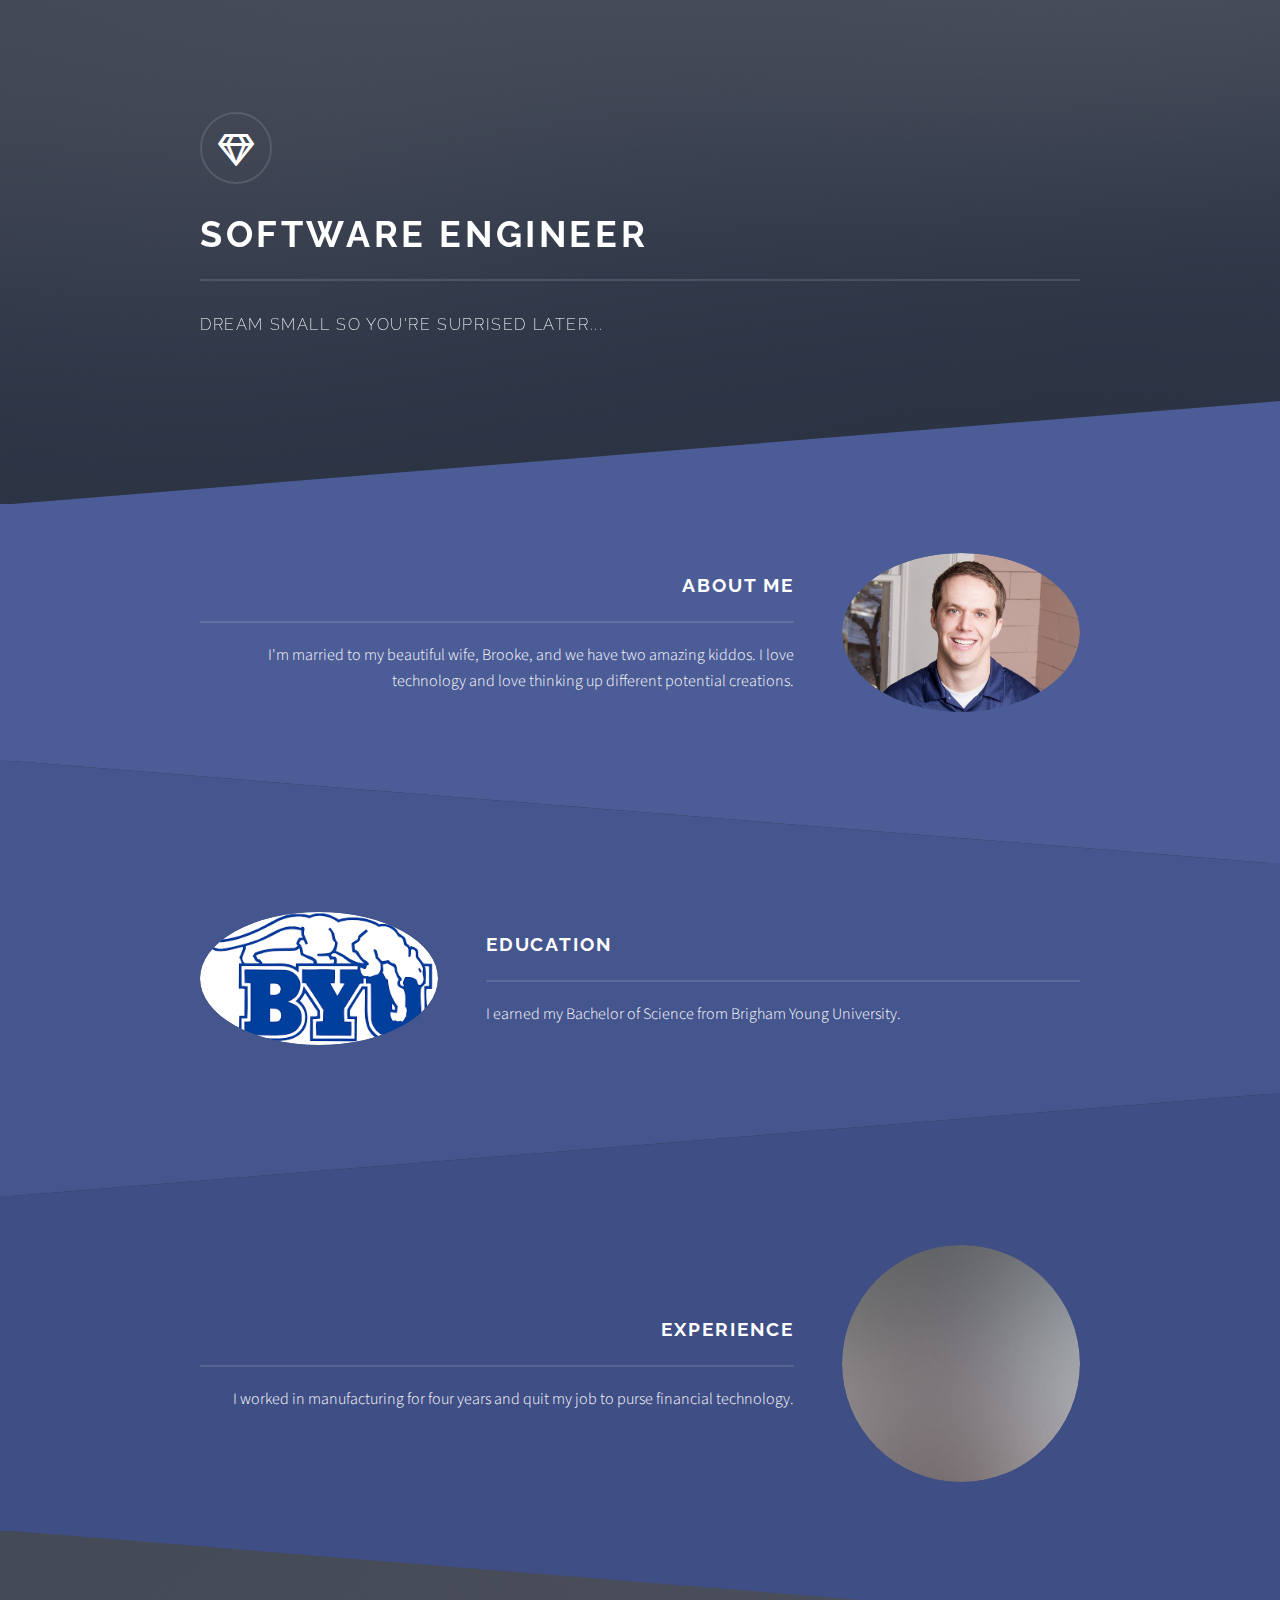
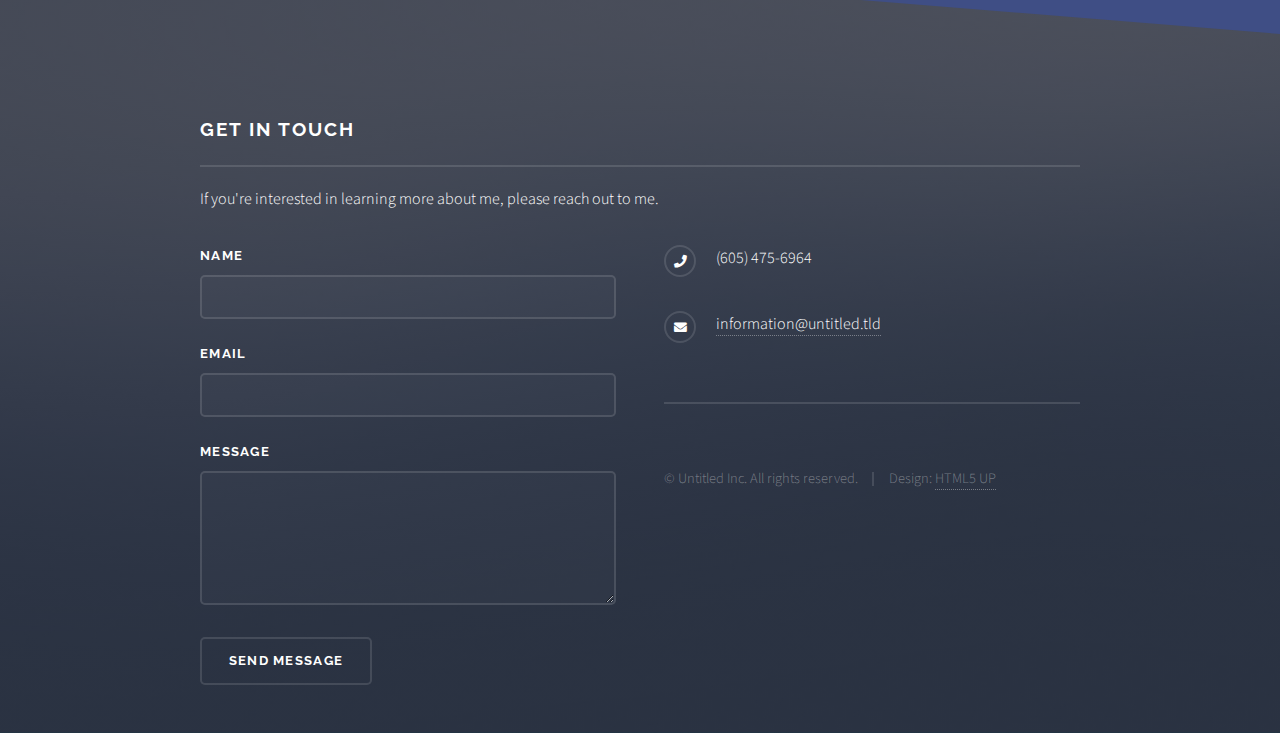
<file: index.html>
<!DOCTYPE HTML>
<!--
	Solid State by HTML5 UP
	html5up.net | @ajlkn
	Free for personal and commercial use under the CCA 3.0 license (html5up.net/license)
-->
<html>
	<head>
		<title>Skyler Trent</title>
		<meta charset="utf-8" />
		<meta name="viewport" content="width=device-width, initial-scale=1, user-scalable=no" />
		<link rel="stylesheet" href="assets/css/main.css" />
		<noscript><link rel="stylesheet" href="assets/css/noscript.css" /></noscript>
	</head>
	<body class="is-preload">

		<!-- Page Wrapper -->
			<div id="page-wrapper">

				<!-- Header -->
					<header id="header" class="alt">
						<h1><a href="index.html">Skyler Trent</a></h1>
						<!-- <nav>
							<a href="#menu">Menu</a>
						</nav> -->
					</header>

				<!-- Menu
					<nav id="menu">
						<div class="inner">
							<h2>Menu</h2>
							<ul class="links">
								<li><a href="index.html">Home</a></li>
								<li><a href="generic.html">Generic</a></li>
								<li><a href="elements.html">Elements</a></li>
								<li><a href="#">Contact Me</a></li>
							</ul>
							<a href="#" class="close">Close</a>
						</div>
					</nav> -->

				<!-- Banner -->
					<section id="banner">
						<div class="inner">
							<div class="logo"><span class="icon fa-gem"></span></div>
							<h2>Software Engineer</h2>
							<p>Dream small so you're suprised later...</p>
						</div>
					</section>

				<!-- Wrapper -->
					<section id="wrapper">

						<!-- One -->
							<section id="one" class="wrapper spotlight style1">
								<div class="inner">
									<a href="#" class="image"><img src="prof pic.jpg" alt="" /></a>
									<div class="content">
										<h2 class="major">About Me</h2>
										<p>I'm married to my beautiful wife, Brooke, and we have two amazing kiddos. I love technology and love thinking up different potential creations. </p>
										<!-- <a href="#" class="special">Learn more</a> -->
									</div>
								</div>
							</section>

						<!-- Two -->
							<section id="two" class="wrapper alt spotlight style2">
								<div class="inner">
									<a href="#" class="image"><img src="[data-uri]" alt="" /></a>
									<div class="content">
										<h2 class="major">Education</h2>
										<p>I earned my Bachelor of Science from Brigham Young University. </p>
										<!-- <a href="#" class="special">Learn more</a> -->
									</div>
								</div>
							</section>

						<!-- Three -->
							<section id="three" class="wrapper spotlight style3">
								<div class="inner">
									<a href="#" class="image"><img src="images/pic03.jpg" alt="" /></a>
									<div class="content">
										<h2 class="major">Experience</h2>
										<p>I worked in manufacturing for four years and quit my job to purse financial technology. </p>
										<!-- <a href="#"  class="special">Learn more</a> -->
									</div>
								</div>
							</section>

						<!-- Four -->
							<!-- <section id="four" class="wrapper alt style1">
								<div class="inner">
									<h2 class="major">Vitae phasellus</h2>
									<p>Cras mattis ante fermentum, malesuada neque vitae, eleifend erat. Phasellus non pulvinar erat. Fusce tincidunt, nisl eget mattis egestas, purus ipsum consequat orci, sit amet lobortis lorem lacus in tellus. Sed ac elementum arcu. Quisque placerat auctor laoreet.</p>
									<section class="features">
										<article>
											<a href="#" class="image"><img src="images/pic04.jpg" alt="" /></a>
											<h3 class="major">Sed feugiat lorem</h3>
											<p>Lorem ipsum dolor sit amet, consectetur adipiscing vehicula id nulla dignissim dapibus ultrices.</p>
											<a href="#" class="special">Learn more</a>
										</article>
										<article>
											<a href="#" class="image"><img src="images/pic05.jpg" alt="" /></a>
											<h3 class="major">Nisl placerat</h3>
											<p>Lorem ipsum dolor sit amet, consectetur adipiscing vehicula id nulla dignissim dapibus ultrices.</p>
											<a href="#" class="special">Learn more</a>
										</article>
										<article>
											<a href="#" class="image"><img src="images/pic06.jpg" alt="" /></a>
											<h3 class="major">Ante fermentum</h3>
											<p>Lorem ipsum dolor sit amet, consectetur adipiscing vehicula id nulla dignissim dapibus ultrices.</p>
											<a href="#" class="special">Learn more</a>
										</article>
										<article>
											<a href="#" class="image"><img src="images/pic07.jpg" alt="" /></a>
											<h3 class="major">Fusce consequat</h3>
											<p>Lorem ipsum dolor sit amet, consectetur adipiscing vehicula id nulla dignissim dapibus ultrices.</p>
											<a href="#" class="special">Learn more</a>
										</article>
									</section>
									<ul class="actions">
										<li><a href="#" class="button">Browse All</a></li>
									</ul>
								</div>
							</section>

					</section> -->

				<!-- Footer -->
					<section id="footer">
						<div class="inner">
							<h2 class="major">Get in Touch </h2>
							<p>If you're interested in learning more about me, please reach out to me.</p>
							<form method="post" action="#">
								<div class="fields">
									<div class="field">
										<label for="name">Name</label>
										<input type="text" name="name" id="name" />
									</div>
									<div class="field">
										<label for="email">Email</label>
										<input type="email" name="email" id="email" />
									</div>
									<div class="field">
										<label for="message">Message</label>
										<textarea name="message" id="message" rows="4"></textarea>
									</div>
								</div>
								<ul class="actions">
									<li><input type="submit" value="Send Message" /></li>
								</ul>
							</form>
							<ul class="contact">
								<!-- <li class="icon solid fa-home">
									Untitled Inc<br />
									1234 Somewhere Road Suite #2894<br />
									Nashville, TN 00000-0000
								</li> -->
								<li class="icon solid fa-phone">(605) 475-6964</li>
								<li class="icon solid fa-envelope"><a href="#">information@untitled.tld</a></li>
								<!-- <li class="icon brands fa-twitter"><a href="#">twitter.com/untitled-tld</a></li>
								<li class="icon brands fa-facebook-f"><a href="#">facebook.com/untitled-tld</a></li>
								<li class="icon brands fa-instagram"><a href="#">instagram.com/untitled-tld</a></li>
							</ul> -->
							<ul class="copyright">
								<li>&copy; Untitled Inc. All rights reserved.</li><li>Design: <a href="http://html5up.net">HTML5 UP</a></li>
							</ul>
						</div>
					</section>

			</div>

		<!-- Scripts -->
			<script src="assets/js/jquery.min.js"></script>
			<script src="assets/js/jquery.scrollex.min.js"></script>
			<script src="assets/js/browser.min.js"></script>
			<script src="assets/js/breakpoints.min.js"></script>
			<script src="assets/js/util.js"></script>
			<script src="assets/js/main.js"></script>

	</body>
</html>
</file>
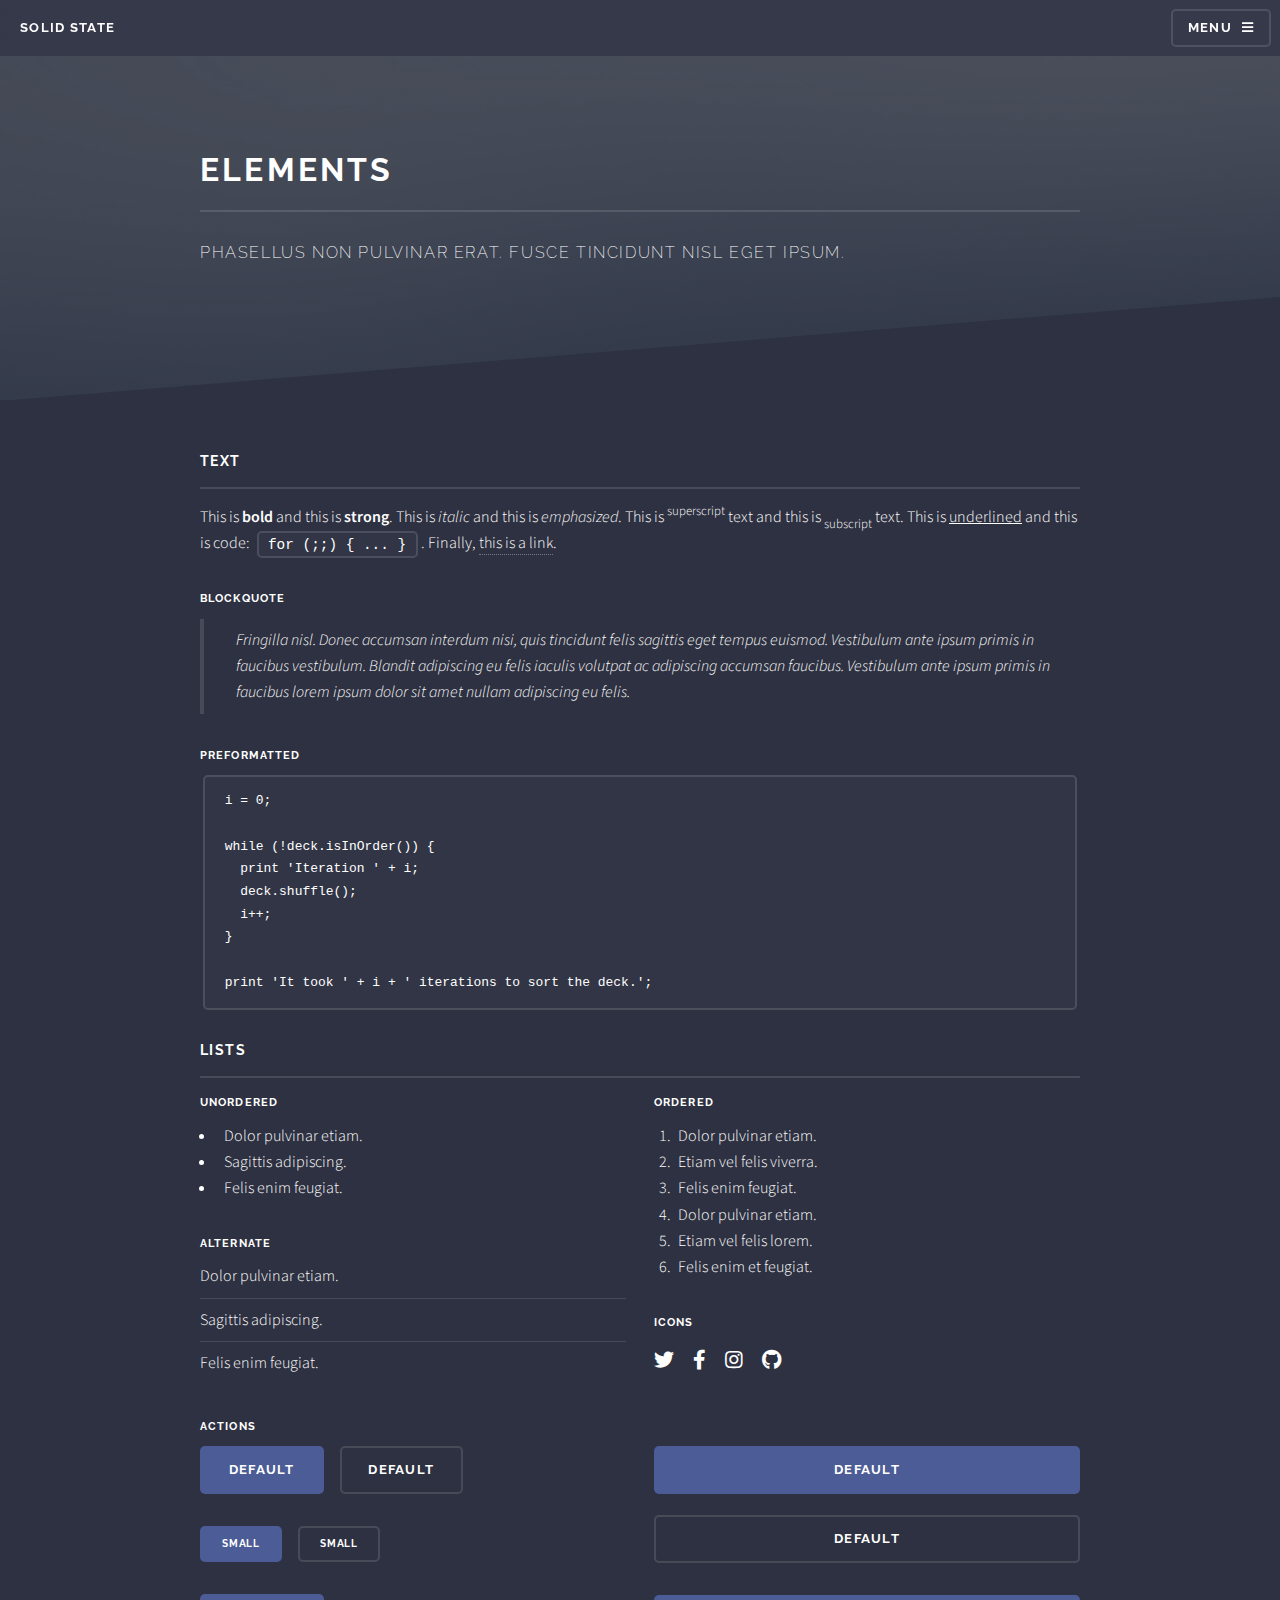
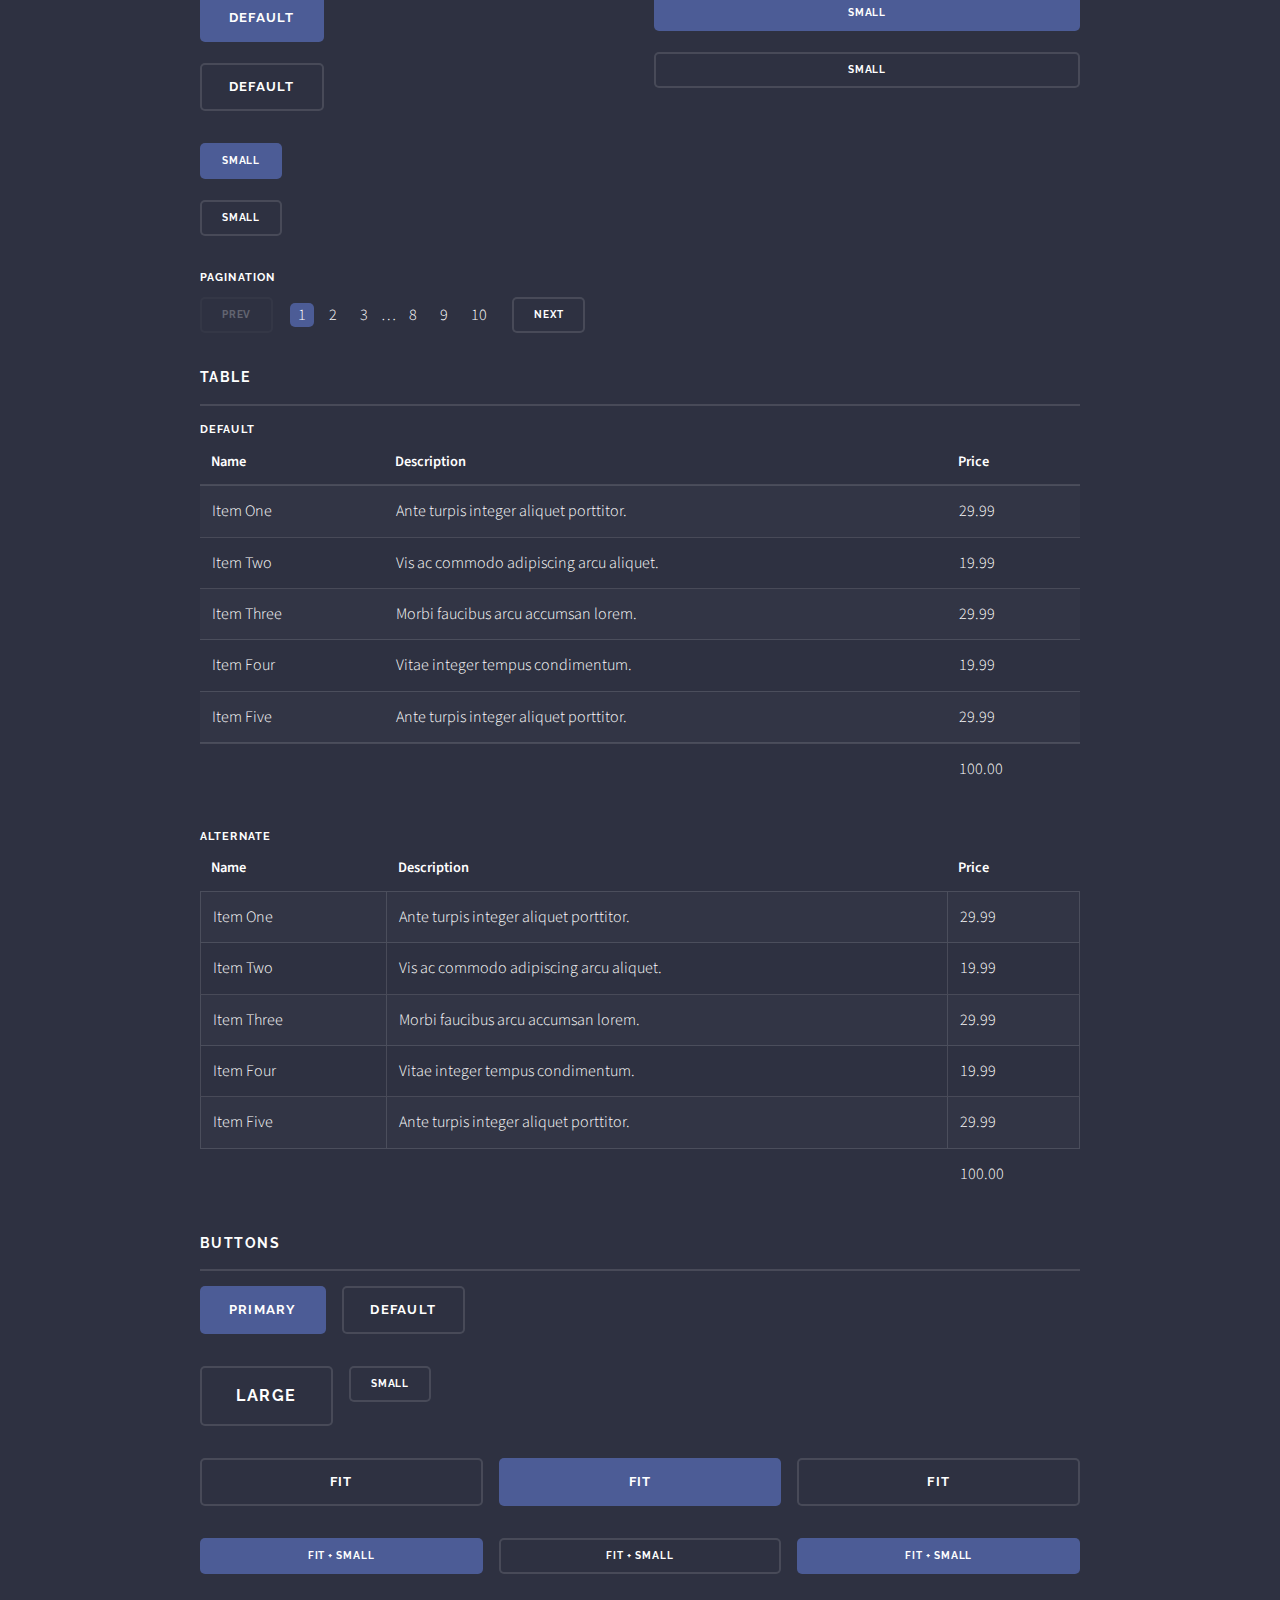
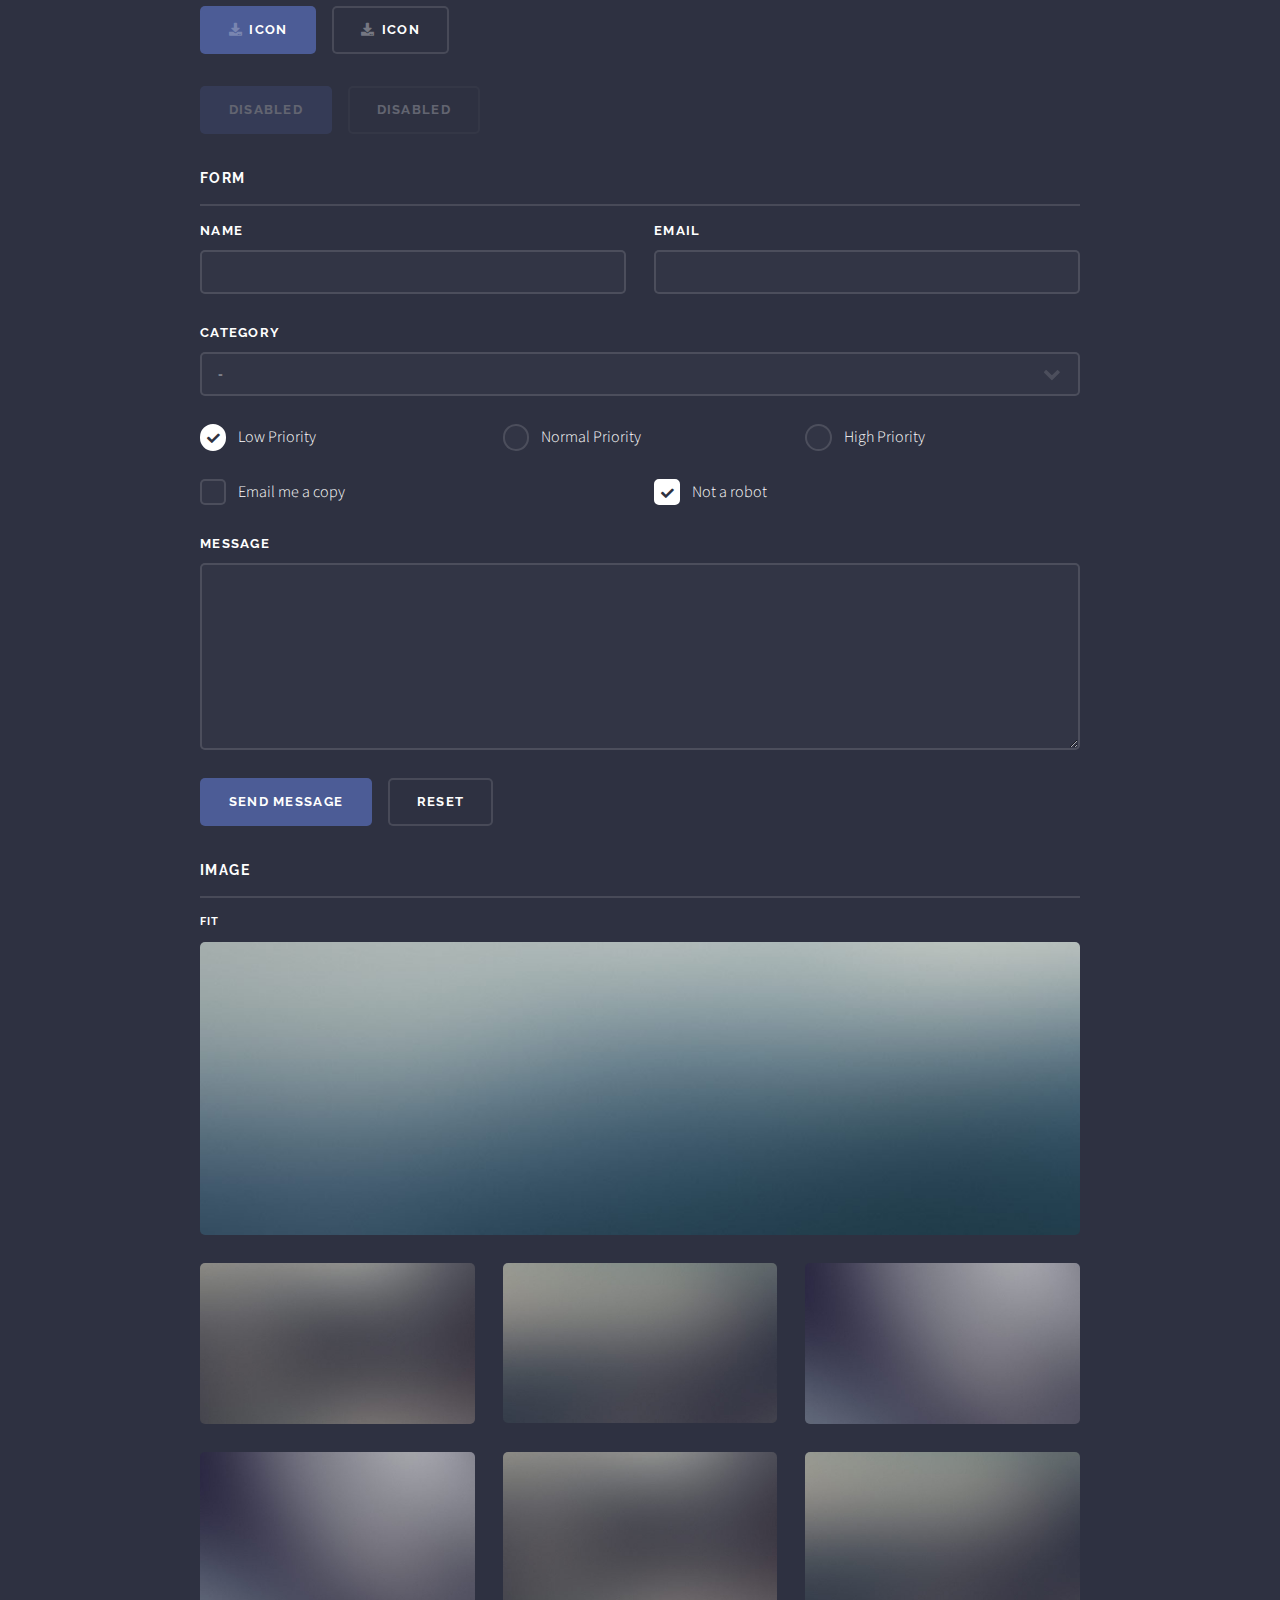
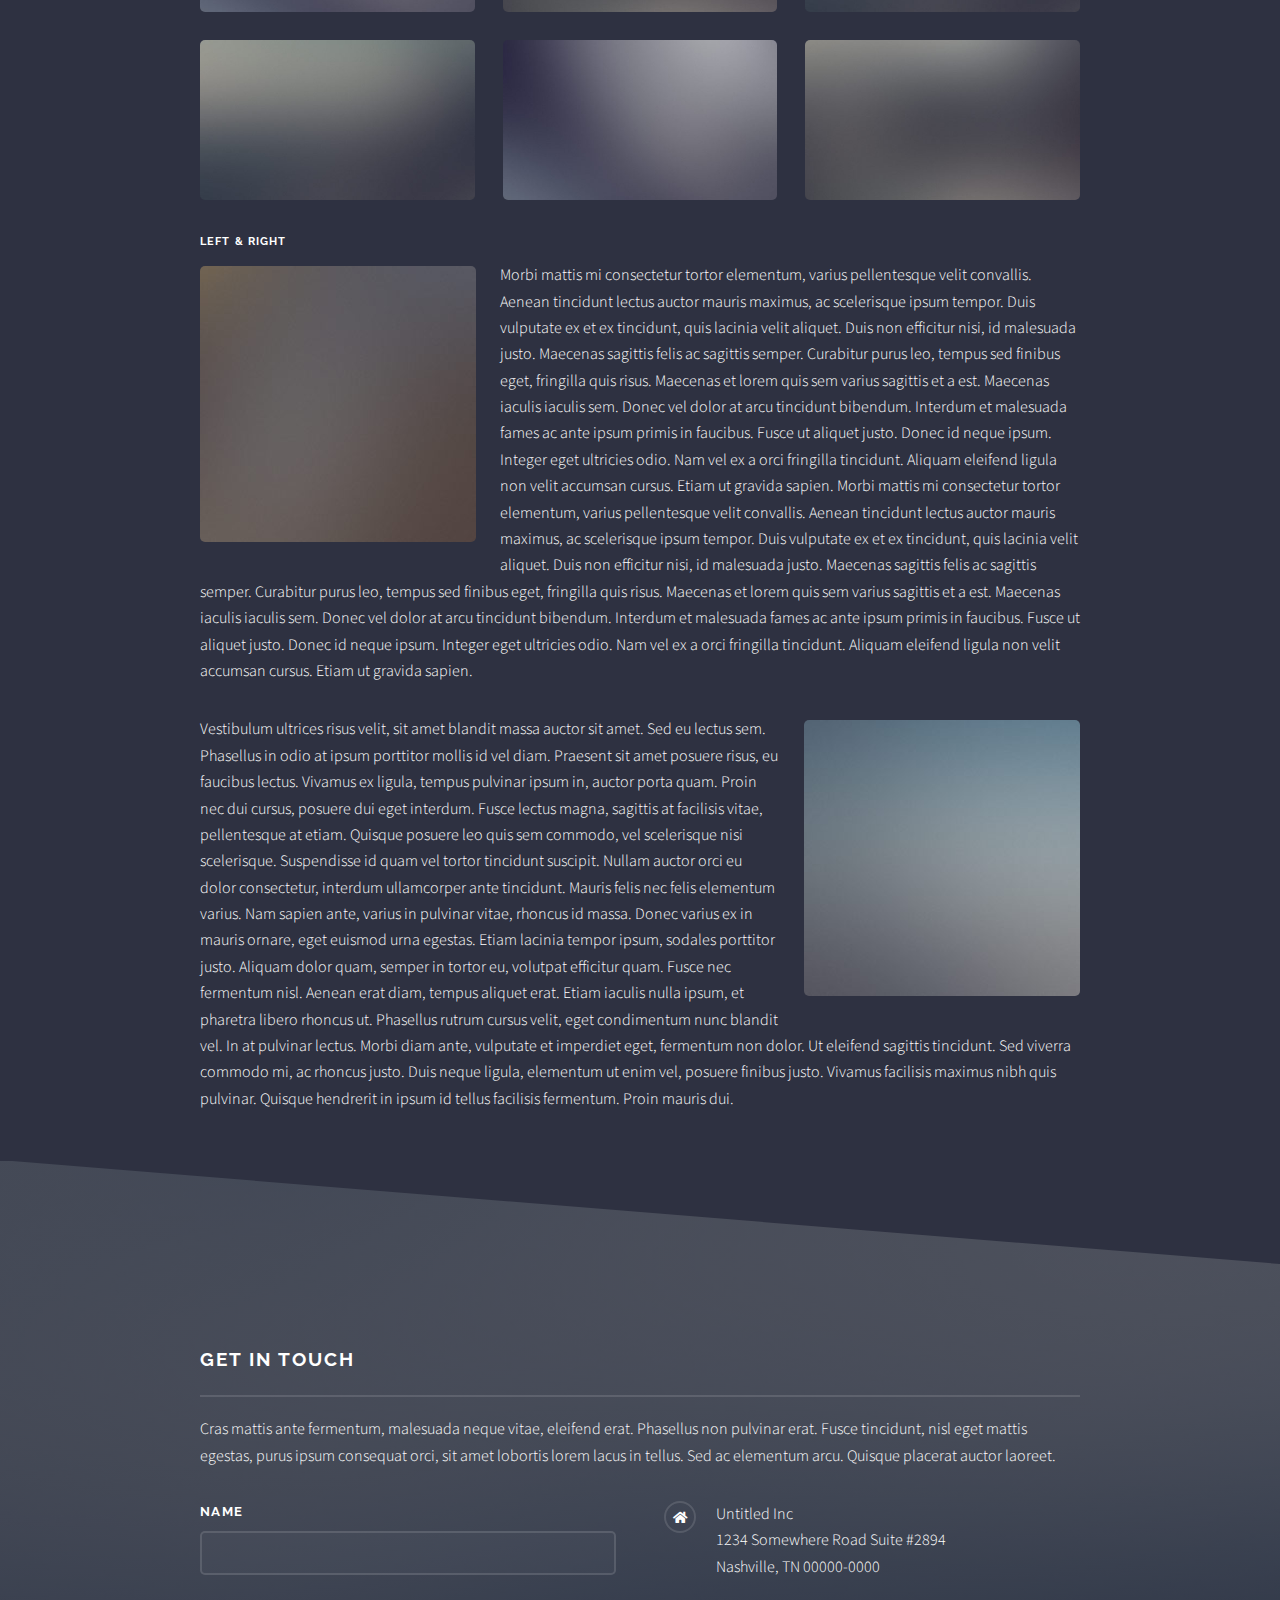
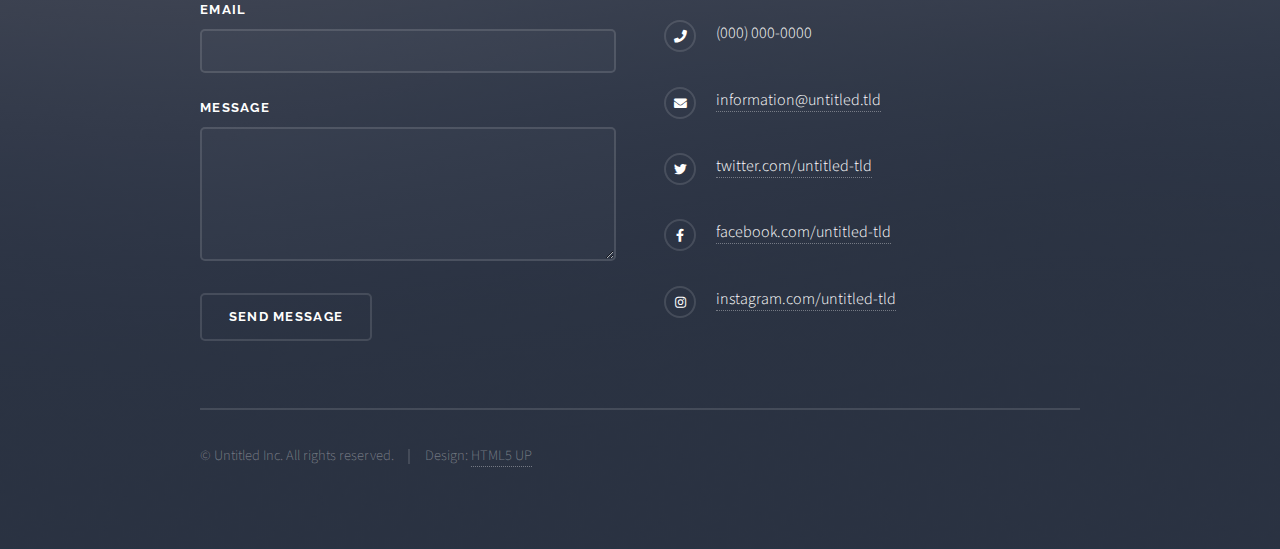
<file: elements.html>
<!DOCTYPE HTML>
<!--
	Solid State by HTML5 UP
	html5up.net | @ajlkn
	Free for personal and commercial use under the CCA 3.0 license (html5up.net/license)
-->
<html>
	<head>
		<title>Elements - Solid State by HTML5 UP</title>
		<meta charset="utf-8" />
		<meta name="viewport" content="width=device-width, initial-scale=1, user-scalable=no" />
		<link rel="stylesheet" href="assets/css/main.css" />
		<noscript><link rel="stylesheet" href="assets/css/noscript.css" /></noscript>
	</head>
	<body class="is-preload">

		<!-- Page Wrapper -->
			<div id="page-wrapper">

				<!-- Header -->
					<header id="header">
						<h1><a href="index.html">Solid State</a></h1>
						<nav>
							<a href="#menu">Menu</a>
						</nav>
					</header>

				<!-- Menu -->
					<nav id="menu">
						<div class="inner">
							<h2>Menu</h2>
							<ul class="links">
								<li><a href="index.html">Home</a></li>
								<li><a href="generic.html">Generic</a></li>
								<li><a href="elements.html">Elements</a></li>
								<li><a href="#">Log In</a></li>
								<li><a href="#">Sign Up</a></li>
							</ul>
							<a href="#" class="close">Close</a>
						</div>
					</nav>

				<!-- Wrapper -->
					<section id="wrapper">
						<header>
							<div class="inner">
								<h2>Elements</h2>
								<p>Phasellus non pulvinar erat. Fusce tincidunt nisl eget ipsum.</p>
							</div>
						</header>

						<!-- Content -->
							<div class="wrapper">
								<div class="inner">

									<section>
										<h3 class="major">Text</h3>
										<p>This is <b>bold</b> and this is <strong>strong</strong>. This is <i>italic</i> and this is <em>emphasized</em>.
										This is <sup>superscript</sup> text and this is <sub>subscript</sub> text.
										This is <u>underlined</u> and this is code: <code>for (;;) { ... }</code>. Finally, <a href="#">this is a link</a>.</p>
										<h4>Blockquote</h4>
										<blockquote>Fringilla nisl. Donec accumsan interdum nisi, quis tincidunt felis sagittis eget tempus euismod. Vestibulum ante ipsum primis in faucibus vestibulum. Blandit adipiscing eu felis iaculis volutpat ac adipiscing accumsan faucibus. Vestibulum ante ipsum primis in faucibus lorem ipsum dolor sit amet nullam adipiscing eu felis.</blockquote>
										<h4>Preformatted</h4>
										<pre><code>i = 0;

while (!deck.isInOrder()) {
  print 'Iteration ' + i;
  deck.shuffle();
  i++;
}

print 'It took ' + i + ' iterations to sort the deck.';</code></pre>
									</section>

									<section>
										<h3 class="major">Lists</h3>
										<div class="row">
											<div class="col-6 col-12-medium">
												<h4>Unordered</h4>
												<ul>
													<li>Dolor pulvinar etiam.</li>
													<li>Sagittis adipiscing.</li>
													<li>Felis enim feugiat.</li>
												</ul>
												<h4>Alternate</h4>
												<ul class="alt">
													<li>Dolor pulvinar etiam.</li>
													<li>Sagittis adipiscing.</li>
													<li>Felis enim feugiat.</li>
												</ul>
											</div>
											<div class="col-6 col-12-medium">
												<h4>Ordered</h4>
												<ol>
													<li>Dolor pulvinar etiam.</li>
													<li>Etiam vel felis viverra.</li>
													<li>Felis enim feugiat.</li>
													<li>Dolor pulvinar etiam.</li>
													<li>Etiam vel felis lorem.</li>
													<li>Felis enim et feugiat.</li>
												</ol>
												<h4>Icons</h4>
												<ul class="icons">
													<li><a href="#" class="icon brands fa-twitter"><span class="label">Twitter</span></a></li>
													<li><a href="#" class="icon brands fa-facebook-f"><span class="label">Facebook</span></a></li>
													<li><a href="#" class="icon brands fa-instagram"><span class="label">Instagram</span></a></li>
													<li><a href="#" class="icon brands fa-github"><span class="label">Github</span></a></li>
												</ul>
											</div>
										</div>
										<h4>Actions</h4>
										<div class="row">
											<div class="col-6 col-12-medium">
												<ul class="actions">
													<li><a href="#" class="button primary">Default</a></li>
													<li><a href="#" class="button">Default</a></li>
												</ul>
												<ul class="actions small">
													<li><a href="#" class="button primary small">Small</a></li>
													<li><a href="#" class="button small">Small</a></li>
												</ul>
												<ul class="actions stacked">
													<li><a href="#" class="button primary">Default</a></li>
													<li><a href="#" class="button">Default</a></li>
												</ul>
												<ul class="actions stacked small">
													<li><a href="#" class="button primary small">Small</a></li>
													<li><a href="#" class="button small">Small</a></li>
												</ul>
											</div>
											<div class="col-6 col-12-medium">
												<ul class="actions stacked">
													<li><a href="#" class="button primary fit">Default</a></li>
													<li><a href="#" class="button fit">Default</a></li>
												</ul>
												<ul class="actions stacked small">
													<li><a href="#" class="button primary small fit">Small</a></li>
													<li><a href="#" class="button small fit">Small</a></li>
												</ul>
											</div>
										</div>
										<h4>Pagination</h4>
										<ul class="pagination">
											<li><span class="button small disabled">Prev</span></li>
											<li><a href="#" class="page active">1</a></li>
											<li><a href="#" class="page">2</a></li>
											<li><a href="#" class="page">3</a></li>
											<li><span>&hellip;</span></li>
											<li><a href="#" class="page">8</a></li>
											<li><a href="#" class="page">9</a></li>
											<li><a href="#" class="page">10</a></li>
											<li><a href="#" class="button small">Next</a></li>
										</ul>
									</section>

									<section>
										<h3 class="major">Table</h3>
										<h4>Default</h4>
										<div class="table-wrapper">
											<table>
												<thead>
													<tr>
														<th>Name</th>
														<th>Description</th>
														<th>Price</th>
													</tr>
												</thead>
												<tbody>
													<tr>
														<td>Item One</td>
														<td>Ante turpis integer aliquet porttitor.</td>
														<td>29.99</td>
													</tr>
													<tr>
														<td>Item Two</td>
														<td>Vis ac commodo adipiscing arcu aliquet.</td>
														<td>19.99</td>
													</tr>
													<tr>
														<td>Item Three</td>
														<td> Morbi faucibus arcu accumsan lorem.</td>
														<td>29.99</td>
													</tr>
													<tr>
														<td>Item Four</td>
														<td>Vitae integer tempus condimentum.</td>
														<td>19.99</td>
													</tr>
													<tr>
														<td>Item Five</td>
														<td>Ante turpis integer aliquet porttitor.</td>
														<td>29.99</td>
													</tr>
												</tbody>
												<tfoot>
													<tr>
														<td colspan="2"></td>
														<td>100.00</td>
													</tr>
												</tfoot>
											</table>
										</div>

										<h4>Alternate</h4>
										<div class="table-wrapper">
											<table class="alt">
												<thead>
													<tr>
														<th>Name</th>
														<th>Description</th>
														<th>Price</th>
													</tr>
												</thead>
												<tbody>
													<tr>
														<td>Item One</td>
														<td>Ante turpis integer aliquet porttitor.</td>
														<td>29.99</td>
													</tr>
													<tr>
														<td>Item Two</td>
														<td>Vis ac commodo adipiscing arcu aliquet.</td>
														<td>19.99</td>
													</tr>
													<tr>
														<td>Item Three</td>
														<td> Morbi faucibus arcu accumsan lorem.</td>
														<td>29.99</td>
													</tr>
													<tr>
														<td>Item Four</td>
														<td>Vitae integer tempus condimentum.</td>
														<td>19.99</td>
													</tr>
													<tr>
														<td>Item Five</td>
														<td>Ante turpis integer aliquet porttitor.</td>
														<td>29.99</td>
													</tr>
												</tbody>
												<tfoot>
													<tr>
														<td colspan="2"></td>
														<td>100.00</td>
													</tr>
												</tfoot>
											</table>
										</div>
									</section>

									<section>
										<h3 class="major">Buttons</h3>
										<ul class="actions">
											<li><a href="#" class="button primary">Primary</a></li>
											<li><a href="#" class="button">Default</a></li>
										</ul>
										<ul class="actions">
											<li><a href="#" class="button large">Large</a></li>
											<li><a href="#" class="button small">Small</a></li>
										</ul>
										<ul class="actions fit">
											<li><a href="#" class="button fit">Fit</a></li>
											<li><a href="#" class="button primary fit">Fit</a></li>
											<li><a href="#" class="button fit">Fit</a></li>
										</ul>
										<ul class="actions fit small">
											<li><a href="#" class="button primary fit small">Fit + Small</a></li>
											<li><a href="#" class="button fit small">Fit + Small</a></li>
											<li><a href="#" class="button primary fit small">Fit + Small</a></li>
										</ul>
										<ul class="actions">
											<li><a href="#" class="button primary icon solid fa-download">Icon</a></li>
											<li><a href="#" class="button icon solid fa-download">Icon</a></li>
										</ul>
										<ul class="actions">
											<li><span class="button primary disabled">Disabled</span></li>
											<li><span class="button disabled">Disabled</span></li>
										</ul>
									</section>

									<section>
										<h3 class="major">Form</h3>
										<form method="post" action="#">
											<div class="row gtr-uniform">
												<div class="col-6 col-12-xsmall">
													<label for="demo-name">Name</label>
													<input type="text" name="demo-name" id="demo-name" value="" />
												</div>
												<div class="col-6 col-12-xsmall">
													<label for="demo-email">Email</label>
													<input type="email" name="demo-email" id="demo-email" value="" />
												</div>
												<div class="col-12">
													<label for="demo-category">Category</label>
													<select name="demo-category" id="demo-category">
														<option value="">-</option>
														<option value="1">Manufacturing</option>
														<option value="1">Shipping</option>
														<option value="1">Administration</option>
														<option value="1">Human Resources</option>
													</select>
												</div>
												<div class="col-4 col-12-small">
													<input type="radio" id="demo-priority-low" name="demo-priority" checked>
													<label for="demo-priority-low">Low Priority</label>
												</div>
												<div class="col-4 col-12-small">
													<input type="radio" id="demo-priority-normal" name="demo-priority">
													<label for="demo-priority-normal">Normal Priority</label>
												</div>
												<div class="col-4 col-12-small">
													<input type="radio" id="demo-priority-high" name="demo-priority">
													<label for="demo-priority-high">High Priority</label>
												</div>
												<div class="col-6 col-12-small">
													<input type="checkbox" id="demo-copy" name="demo-copy">
													<label for="demo-copy">Email me a copy</label>
												</div>
												<div class="col-6 col-12-small">
													<input type="checkbox" id="demo-human" name="demo-human" checked>
													<label for="demo-human">Not a robot</label>
												</div>
												<div class="col-12">
													<label for="demo-message">Message</label>
													<textarea name="demo-message" id="demo-message" rows="6"></textarea>
												</div>
												<div class="col-12">
													<ul class="actions">
														<li><input type="submit" value="Send Message" class="primary" /></li>
														<li><input type="reset" value="Reset" /></li>
													</ul>
												</div>
											</div>
										</form>
									</section>

									<section>
										<h3 class="major">Image</h3>
										<h4>Fit</h4>
										<div class="box alt">
											<div class="row gtr-uniform">
												<div class="col-12"><span class="image fit"><img src="images/pic08.jpg" alt="" /></span></div>
												<div class="col-4"><span class="image fit"><img src="images/pic05.jpg" alt="" /></span></div>
												<div class="col-4"><span class="image fit"><img src="images/pic06.jpg" alt="" /></span></div>
												<div class="col-4"><span class="image fit"><img src="images/pic07.jpg" alt="" /></span></div>
												<div class="col-4"><span class="image fit"><img src="images/pic07.jpg" alt="" /></span></div>
												<div class="col-4"><span class="image fit"><img src="images/pic05.jpg" alt="" /></span></div>
												<div class="col-4"><span class="image fit"><img src="images/pic06.jpg" alt="" /></span></div>
												<div class="col-4"><span class="image fit"><img src="images/pic06.jpg" alt="" /></span></div>
												<div class="col-4"><span class="image fit"><img src="images/pic07.jpg" alt="" /></span></div>
												<div class="col-4"><span class="image fit"><img src="images/pic05.jpg" alt="" /></span></div>
											</div>
										</div>
										<h4>Left &amp; Right</h4>
										<p><span class="image left"><img src="images/pic01.jpg" alt="" /></span>Morbi mattis mi consectetur tortor elementum, varius pellentesque velit convallis. Aenean tincidunt lectus auctor mauris maximus, ac scelerisque ipsum tempor. Duis vulputate ex et ex tincidunt, quis lacinia velit aliquet. Duis non efficitur nisi, id malesuada justo. Maecenas sagittis felis ac sagittis semper. Curabitur purus leo, tempus sed finibus eget, fringilla quis risus. Maecenas et lorem quis sem varius sagittis et a est. Maecenas iaculis iaculis sem. Donec vel dolor at arcu tincidunt bibendum. Interdum et malesuada fames ac ante ipsum primis in faucibus. Fusce ut aliquet justo. Donec id neque ipsum. Integer eget ultricies odio. Nam vel ex a orci fringilla tincidunt. Aliquam eleifend ligula non velit accumsan cursus. Etiam ut gravida sapien. Morbi mattis mi consectetur tortor elementum, varius pellentesque velit convallis. Aenean tincidunt lectus auctor mauris maximus, ac scelerisque ipsum tempor. Duis vulputate ex et ex tincidunt, quis lacinia velit aliquet. Duis non efficitur nisi, id malesuada justo. Maecenas sagittis felis ac sagittis semper. Curabitur purus leo, tempus sed finibus eget, fringilla quis risus. Maecenas et lorem quis sem varius sagittis et a est. Maecenas iaculis iaculis sem. Donec vel dolor at arcu tincidunt bibendum. Interdum et malesuada fames ac ante ipsum primis in faucibus. Fusce ut aliquet justo. Donec id neque ipsum. Integer eget ultricies odio. Nam vel ex a orci fringilla tincidunt. Aliquam eleifend ligula non velit accumsan cursus. Etiam ut gravida sapien.</p>
										<p><span class="image right"><img src="images/pic02.jpg" alt="" /></span>Vestibulum ultrices risus velit, sit amet blandit massa auctor sit amet. Sed eu lectus sem. Phasellus in odio at ipsum porttitor mollis id vel diam. Praesent sit amet posuere risus, eu faucibus lectus. Vivamus ex ligula, tempus pulvinar ipsum in, auctor porta quam. Proin nec dui cursus, posuere dui eget interdum. Fusce lectus magna, sagittis at facilisis vitae, pellentesque at etiam. Quisque posuere leo quis sem commodo, vel scelerisque nisi scelerisque. Suspendisse id quam vel tortor tincidunt suscipit. Nullam auctor orci eu dolor consectetur, interdum ullamcorper ante tincidunt. Mauris felis nec felis elementum varius. Nam sapien ante, varius in pulvinar vitae, rhoncus id massa. Donec varius ex in mauris ornare, eget euismod urna egestas. Etiam lacinia tempor ipsum, sodales porttitor justo. Aliquam dolor quam, semper in tortor eu, volutpat efficitur quam. Fusce nec fermentum nisl. Aenean erat diam, tempus aliquet erat. Etiam iaculis nulla ipsum, et pharetra libero rhoncus ut. Phasellus rutrum cursus velit, eget condimentum nunc blandit vel. In at pulvinar lectus. Morbi diam ante, vulputate et imperdiet eget, fermentum non dolor. Ut eleifend sagittis tincidunt. Sed viverra commodo mi, ac rhoncus justo. Duis neque ligula, elementum ut enim vel, posuere finibus justo. Vivamus facilisis maximus nibh quis pulvinar. Quisque hendrerit in ipsum id tellus facilisis fermentum. Proin mauris dui.</p>
									</section>

								</div>
							</div>

					</section>

				<!-- Footer -->
					<section id="footer">
						<div class="inner">
							<h2 class="major">Get in touch</h2>
							<p>Cras mattis ante fermentum, malesuada neque vitae, eleifend erat. Phasellus non pulvinar erat. Fusce tincidunt, nisl eget mattis egestas, purus ipsum consequat orci, sit amet lobortis lorem lacus in tellus. Sed ac elementum arcu. Quisque placerat auctor laoreet.</p>
							<form method="post" action="#">
								<div class="fields">
									<div class="field">
										<label for="name">Name</label>
										<input type="text" name="name" id="name" />
									</div>
									<div class="field">
										<label for="email">Email</label>
										<input type="email" name="email" id="email" />
									</div>
									<div class="field">
										<label for="message">Message</label>
										<textarea name="message" id="message" rows="4"></textarea>
									</div>
								</div>
								<ul class="actions">
									<li><input type="submit" value="Send Message" /></li>
								</ul>
							</form>
							<ul class="contact">
								<li class="icon solid fa-home">
									Untitled Inc<br />
									1234 Somewhere Road Suite #2894<br />
									Nashville, TN 00000-0000
								</li>
								<li class="icon solid fa-phone">(000) 000-0000</li>
								<li class="icon solid fa-envelope"><a href="#">information@untitled.tld</a></li>
								<li class="icon brands fa-twitter"><a href="#">twitter.com/untitled-tld</a></li>
								<li class="icon brands fa-facebook-f"><a href="#">facebook.com/untitled-tld</a></li>
								<li class="icon brands fa-instagram"><a href="#">instagram.com/untitled-tld</a></li>
							</ul>
							<ul class="copyright">
								<li>&copy; Untitled Inc. All rights reserved.</li><li>Design: <a href="http://html5up.net">HTML5 UP</a></li>
							</ul>
						</div>
					</section>

			</div>

		<!-- Scripts -->
			<script src="assets/js/jquery.min.js"></script>
			<script src="assets/js/jquery.scrollex.min.js"></script>
			<script src="assets/js/browser.min.js"></script>
			<script src="assets/js/breakpoints.min.js"></script>
			<script src="assets/js/util.js"></script>
			<script src="assets/js/main.js"></script>

	</body>
</html>
</file>
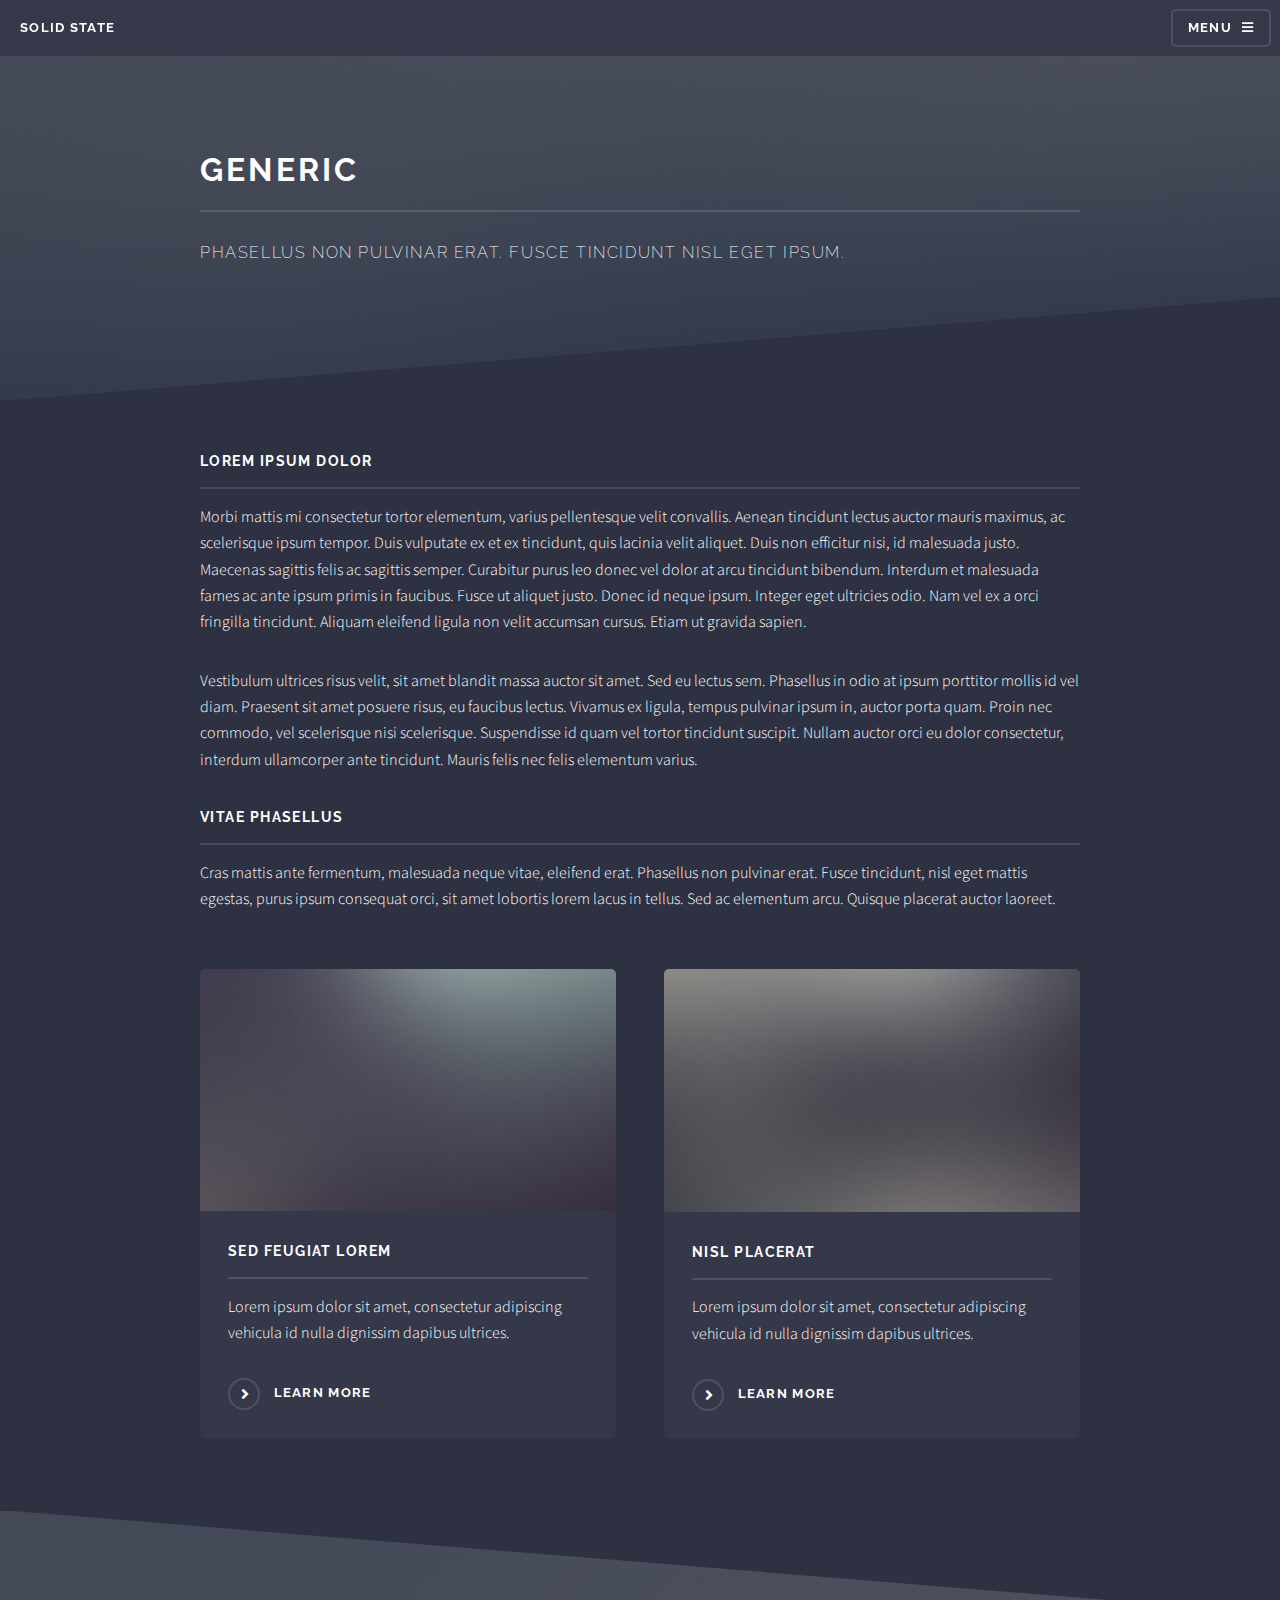
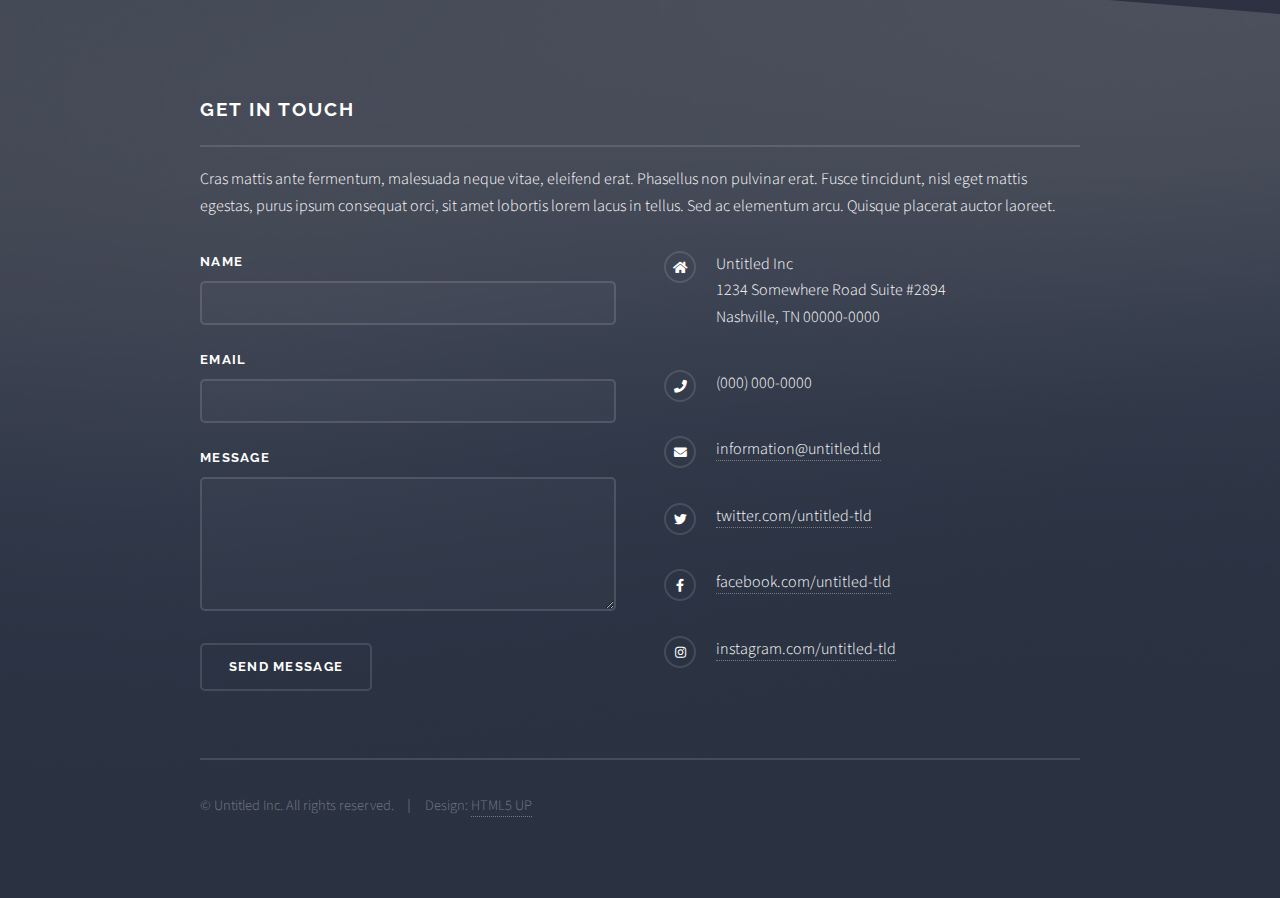
<file: generic.html>
<!DOCTYPE HTML>
<!--
	Solid State by HTML5 UP
	html5up.net | @ajlkn
	Free for personal and commercial use under the CCA 3.0 license (html5up.net/license)
-->
<html>
	<head>
		<title>Generic - Solid State by HTML5 UP</title>
		<meta charset="utf-8" />
		<meta name="viewport" content="width=device-width, initial-scale=1, user-scalable=no" />
		<link rel="stylesheet" href="assets/css/main.css" />
		<noscript><link rel="stylesheet" href="assets/css/noscript.css" /></noscript>
	</head>
	<body class="is-preload">

		<!-- Page Wrapper -->
			<div id="page-wrapper">

				<!-- Header -->
					<header id="header">
						<h1><a href="index.html">Solid State</a></h1>
						<nav>
							<a href="#menu">Menu</a>
						</nav>
					</header>

				<!-- Menu -->
					<nav id="menu">
						<div class="inner">
							<h2>Menu</h2>
							<ul class="links">
								<li><a href="index.html">Home</a></li>
								<li><a href="generic.html">Generic</a></li>
								<li><a href="elements.html">Elements</a></li>
								<li><a href="#">Log In</a></li>
								<li><a href="#">Sign Up</a></li>
							</ul>
							<a href="#" class="close">Close</a>
						</div>
					</nav>

				<!-- Wrapper -->
					<section id="wrapper">
						<header>
							<div class="inner">
								<h2>Generic</h2>
								<p>Phasellus non pulvinar erat. Fusce tincidunt nisl eget ipsum.</p>
							</div>
						</header>

						<!-- Content -->
							<div class="wrapper">
								<div class="inner">

									<h3 class="major">Lorem ipsum dolor</h3>
									<p>Morbi mattis mi consectetur tortor elementum, varius pellentesque velit convallis. Aenean tincidunt lectus auctor mauris maximus, ac scelerisque ipsum tempor. Duis vulputate ex et ex tincidunt, quis lacinia velit aliquet. Duis non efficitur nisi, id malesuada justo. Maecenas sagittis felis ac sagittis semper. Curabitur purus leo donec vel dolor at arcu tincidunt bibendum. Interdum et malesuada fames ac ante ipsum primis in faucibus. Fusce ut aliquet justo. Donec id neque ipsum. Integer eget ultricies odio. Nam vel ex a orci fringilla tincidunt. Aliquam eleifend ligula non velit accumsan cursus. Etiam ut gravida sapien.</p>

									<p>Vestibulum ultrices risus velit, sit amet blandit massa auctor sit amet. Sed eu lectus sem. Phasellus in odio at ipsum porttitor mollis id vel diam. Praesent sit amet posuere risus, eu faucibus lectus. Vivamus ex ligula, tempus pulvinar ipsum in, auctor porta quam. Proin nec commodo, vel scelerisque nisi scelerisque. Suspendisse id quam vel tortor tincidunt suscipit. Nullam auctor orci eu dolor consectetur, interdum ullamcorper ante tincidunt. Mauris felis nec felis elementum varius.</p>

									<h3 class="major">Vitae phasellus</h3>
									<p>Cras mattis ante fermentum, malesuada neque vitae, eleifend erat. Phasellus non pulvinar erat. Fusce tincidunt, nisl eget mattis egestas, purus ipsum consequat orci, sit amet lobortis lorem lacus in tellus. Sed ac elementum arcu. Quisque placerat auctor laoreet.</p>

									<section class="features">
										<article>
											<a href="#" class="image"><img src="images/pic04.jpg" alt="" /></a>
											<h3 class="major">Sed feugiat lorem</h3>
											<p>Lorem ipsum dolor sit amet, consectetur adipiscing vehicula id nulla dignissim dapibus ultrices.</p>
											<a href="#" class="special">Learn more</a>
										</article>
										<article>
											<a href="#" class="image"><img src="images/pic05.jpg" alt="" /></a>
											<h3 class="major">Nisl placerat</h3>
											<p>Lorem ipsum dolor sit amet, consectetur adipiscing vehicula id nulla dignissim dapibus ultrices.</p>
											<a href="#" class="special">Learn more</a>
										</article>
									</section>

								</div>
							</div>

					</section>

				<!-- Footer -->
					<section id="footer">
						<div class="inner">
							<h2 class="major">Get in touch</h2>
							<p>Cras mattis ante fermentum, malesuada neque vitae, eleifend erat. Phasellus non pulvinar erat. Fusce tincidunt, nisl eget mattis egestas, purus ipsum consequat orci, sit amet lobortis lorem lacus in tellus. Sed ac elementum arcu. Quisque placerat auctor laoreet.</p>
							<form method="post" action="#">
								<div class="fields">
									<div class="field">
										<label for="name">Name</label>
										<input type="text" name="name" id="name" />
									</div>
									<div class="field">
										<label for="email">Email</label>
										<input type="email" name="email" id="email" />
									</div>
									<div class="field">
										<label for="message">Message</label>
										<textarea name="message" id="message" rows="4"></textarea>
									</div>
								</div>
								<ul class="actions">
									<li><input type="submit" value="Send Message" /></li>
								</ul>
							</form>
							<ul class="contact">
								<li class="icon solid fa-home">
									Untitled Inc<br />
									1234 Somewhere Road Suite #2894<br />
									Nashville, TN 00000-0000
								</li>
								<li class="icon solid fa-phone">(000) 000-0000</li>
								<li class="icon solid fa-envelope"><a href="#">information@untitled.tld</a></li>
								<li class="icon brands fa-twitter"><a href="#">twitter.com/untitled-tld</a></li>
								<li class="icon brands fa-facebook-f"><a href="#">facebook.com/untitled-tld</a></li>
								<li class="icon brands fa-instagram"><a href="#">instagram.com/untitled-tld</a></li>
							</ul>
							<ul class="copyright">
								<li>&copy; Untitled Inc. All rights reserved.</li><li>Design: <a href="http://html5up.net">HTML5 UP</a></li>
							</ul>
						</div>
					</section>

			</div>

		<!-- Scripts -->
			<script src="assets/js/jquery.min.js"></script>
			<script src="assets/js/jquery.scrollex.min.js"></script>
			<script src="assets/js/browser.min.js"></script>
			<script src="assets/js/breakpoints.min.js"></script>
			<script src="assets/js/util.js"></script>
			<script src="assets/js/main.js"></script>

	</body>
</html>
</file>
<file: assets/css/noscript.css>
/*
	Solid State by HTML5 UP
	html5up.net | @ajlkn
	Free for personal and commercial use under the CCA 3.0 license (html5up.net/license)
*/

/* Banner */

	body.is-preload #banner .logo {
		-moz-transform: none;
		-webkit-transform: none;
		-ms-transform: none;
		transform: none;
		opacity: 1;
	}

	body.is-preload #banner h2 {
		opacity: 1;
		-moz-transform: none;
		-webkit-transform: none;
		-ms-transform: none;
		transform: none;
		-moz-filter: none;
		-webkit-filter: none;
		-ms-filter: none;
		filter: none;
	}

	body.is-preload #banner p {
		opacity: 01;
		-moz-transform: none;
		-webkit-transform: none;
		-ms-transform: none;
		transform: none;
		-moz-filter: none;
		-webkit-filter: none;
		-ms-filter: none;
		filter: none;
	}
</file>
<file: assets/css/main.css>
@import url(fontawesome-all.min.css);
@import url("https://fonts.googleapis.com/css?family=Raleway:200,700|Source+Sans+Pro:300,600,300italic,600italic");

/*
	Solid State by HTML5 UP
	html5up.net | @ajlkn
	Free for personal and commercial use under the CCA 3.0 license (html5up.net/license)
*/

html, body, div, span, applet, object,
iframe, h1, h2, h3, h4, h5, h6, p, blockquote,
pre, a, abbr, acronym, address, big, cite,
code, del, dfn, em, img, ins, kbd, q, s, samp,
small, strike, strong, sub, sup, tt, var, b,
u, i, center, dl, dt, dd, ol, ul, li, fieldset,
form, label, legend, table, caption, tbody,
tfoot, thead, tr, th, td, article, aside,
canvas, details, embed, figure, figcaption,
footer, header, hgroup, menu, nav, output, ruby,
section, summary, time, mark, audio, video {
	margin: 0;
	padding: 0;
	border: 0;
	font-size: 100%;
	font: inherit;
	vertical-align: baseline;}

article, aside, details, figcaption, figure,
footer, header, hgroup, menu, nav, section {
	display: block;}

body {
	line-height: 1;
}

ol, ul {
	list-style: none;
}

blockquote, q {
	quotes: none;
}

	blockquote:before, blockquote:after, q:before, q:after {
		content: '';
		content: none;
	}

table {
	border-collapse: collapse;
	border-spacing: 0;
}

body {
	-webkit-text-size-adjust: none;
}

mark {
	background-color: transparent;
	color: inherit;
}

input::-moz-focus-inner {
	border: 0;
	padding: 0;
}

input, select, textarea {
	-moz-appearance: none;
	-webkit-appearance: none;
	-ms-appearance: none;
	appearance: none;
}

/* Basic */

	@-ms-viewport {
		width: device-width;
	}

	body {
		-ms-overflow-style: scrollbar;
	}

	@media screen and (max-width: 480px) {

		html, body {
			min-width: 320px;
		}

	}

	html {
		box-sizing: border-box;
	}

	*, *:before, *:after {
		box-sizing: inherit;
	}

	body {
		background-color: #2e3141;
		background-image: linear-gradient(to top, rgba(46, 49, 65, 0.8), rgba(46, 49, 65, 0.8)), url("../../images/bg.jpg");
		background-size: auto, cover;
		background-attachment: fixed, fixed;
		background-position: center, center;
	}

		body.is-preload *, body.is-preload *:before, body.is-preload *:after {
			-moz-animation: none !important;
			-webkit-animation: none !important;
			-ms-animation: none !important;
			animation: none !important;
			-moz-transition: none !important;
			-webkit-transition: none !important;
			-ms-transition: none !important;
			transition: none !important;
		}

/* Type */

	body, input, select, textarea {
		color: #ffffff;
		font-family: "Source Sans Pro", Helvetica, sans-serif;
		font-size: 16.5pt;
		font-weight: 300;
		line-height: 1.65;
	}

		@media screen and (max-width: 1680px) {

			body, input, select, textarea {
				font-size: 13pt;
			}

		}

		@media screen and (max-width: 1280px) {

			body, input, select, textarea {
				font-size: 12pt;
			}

		}

		@media screen and (max-width: 980px) {

			body, input, select, textarea {
				font-size: 12pt;
			}

		}

		@media screen and (max-width: 736px) {

			body, input, select, textarea {
				font-size: 12pt;
			}

		}

		@media screen and (max-width: 480px) {

			body, input, select, textarea {
				font-size: 12pt;
			}

		}

	a {
		-moz-transition: color 0.2s ease-in-out, border-bottom-color 0.2s ease-in-out;
		-webkit-transition: color 0.2s ease-in-out, border-bottom-color 0.2s ease-in-out;
		-ms-transition: color 0.2s ease-in-out, border-bottom-color 0.2s ease-in-out;
		transition: color 0.2s ease-in-out, border-bottom-color 0.2s ease-in-out;
		border-bottom: dotted 1px rgba(255, 255, 255, 0.35);
		color: #ffffff;
		text-decoration: none;
	}

		a:hover {
			border-bottom-color: transparent;
			color: #ffffff !important;
		}

		a.special:not(.button) {
			text-decoration: none;
			border-bottom: 0;
			display: block;
			font-family: Raleway, Helvetica, sans-serif;
			font-size: 0.8em;
			font-weight: 700;
			letter-spacing: 0.1em;
			margin: 0 0 2em 0;
			text-transform: uppercase;
		}

			a.special:not(.button):before {
				-moz-osx-font-smoothing: grayscale;
				-webkit-font-smoothing: antialiased;
				display: inline-block;
				font-style: normal;
				font-variant: normal;
				text-rendering: auto;
				line-height: 1;
				text-transform: none !important;
				font-family: 'Font Awesome 5 Free';
				font-weight: 900;
			}

			a.special:not(.button):before {
				-moz-transition: background-color 0.2s ease-in-out;
				-webkit-transition: background-color 0.2s ease-in-out;
				-ms-transition: background-color 0.2s ease-in-out;
				transition: background-color 0.2s ease-in-out;
				border-radius: 100%;
				border: solid 2px rgba(255, 255, 255, 0.125);
				content: '\f105';
				display: inline-block;
				font-size: 1.25em;
				height: 2em;
				line-height: 1.75em;
				margin-right: 0.85em;
				text-align: center;
				text-indent: 0.15em;
				vertical-align: middle;
				width: 2em;
			}

			a.special:not(.button):hover:before {
				background-color: rgba(255, 255, 255, 0.025);
			}

			a.special:not(.button):active:before {
				background-color: rgba(255, 255, 255, 0.075);
			}

	strong, b {
		color: #ffffff;
		font-weight: 600;
	}

	em, i {
		font-style: italic;
	}

	p {
		margin: 0 0 2em 0;
	}

	h1, h2, h3, h4, h5, h6 {
		color: #ffffff;
		font-family: Raleway, Helvetica, sans-serif;
		font-weight: 700;
		letter-spacing: 0.1em;
		margin: 0 0 1em 0;
		text-transform: uppercase;
	}

		h1 a, h2 a, h3 a, h4 a, h5 a, h6 a {
			color: inherit;
			text-decoration: none;
			border-bottom: 0;
		}

		h1 span, h2 span, h3 span, h4 span, h5 span, h6 span {
			font-weight: 200;
		}

		h1.major, h2.major, h3.major, h4.major, h5.major, h6.major {
			padding-bottom: 1em;
			border-bottom: solid 2px rgba(255, 255, 255, 0.125);
		}

	h2 {
		font-size: 1.2em;
	}

	h3 {
		font-size: 0.9em;
	}

	h4 {
		font-size: 0.7em;
	}

	h5 {
		font-size: 0.7em;
	}

	h6 {
		font-size: 0.7em;
	}

	@media screen and (max-width: 736px) {

		h2 {
			font-size: 1em;
		}

		h3 {
			font-size: 0.8em;
		}

	}

	sub {
		font-size: 0.8em;
		position: relative;
		top: 0.5em;
	}

	sup {
		font-size: 0.8em;
		position: relative;
		top: -0.5em;
	}

	blockquote {
		border-left: solid 4px rgba(255, 255, 255, 0.125);
		font-style: italic;
		margin: 0 0 2em 0;
		padding: 0.5em 0 0.5em 2em;
	}

	code {
		background: rgba(255, 255, 255, 0.025);
		border-radius: 5px;
		border: solid 2px rgba(255, 255, 255, 0.125);
		font-family: "Courier New", monospace;
		font-size: 0.9em;
		margin: 0 0.25em;
		padding: 0.25em 0.65em;
	}

	pre {
		-webkit-overflow-scrolling: touch;
		font-family: "Courier New", monospace;
		font-size: 0.9em;
		margin: 0 0 2em 0;
	}

		pre code {
			display: block;
			line-height: 1.75em;
			padding: 1em 1.5em;
			overflow-x: auto;
		}

	hr {
		border: 0;
		border-bottom: solid 2px rgba(255, 255, 255, 0.125);
		margin: 2.5em 0;
	}

		hr.major {
			margin: 4em 0;
		}

	.align-left {
		text-align: left;
	}

	.align-center {
		text-align: center;
	}

	.align-right {
		text-align: right;
	}

/* Row */

	.row {
		display: flex;
		flex-wrap: wrap;
		box-sizing: border-box;
		align-items: stretch;
	}

		.row > * {
			box-sizing: border-box;
		}

		.row.gtr-uniform > * > :last-child {
			margin-bottom: 0;
		}

		.row.aln-left {
			justify-content: flex-start;
		}

		.row.aln-center {
			justify-content: center;
		}

		.row.aln-right {
			justify-content: flex-end;
		}

		.row.aln-top {
			align-items: flex-start;
		}

		.row.aln-middle {
			align-items: center;
		}

		.row.aln-bottom {
			align-items: flex-end;
		}

		.row > .imp {
			order: -1;
		}

		.row > .col-1 {
			width: 8.33333%;
		}

		.row > .off-1 {
			margin-left: 8.33333%;
		}

		.row > .col-2 {
			width: 16.66667%;
		}

		.row > .off-2 {
			margin-left: 16.66667%;
		}

		.row > .col-3 {
			width: 25%;
		}

		.row > .off-3 {
			margin-left: 25%;
		}

		.row > .col-4 {
			width: 33.33333%;
		}

		.row > .off-4 {
			margin-left: 33.33333%;
		}

		.row > .col-5 {
			width: 41.66667%;
		}

		.row > .off-5 {
			margin-left: 41.66667%;
		}

		.row > .col-6 {
			width: 50%;
		}

		.row > .off-6 {
			margin-left: 50%;
		}

		.row > .col-7 {
			width: 58.33333%;
		}

		.row > .off-7 {
			margin-left: 58.33333%;
		}

		.row > .col-8 {
			width: 66.66667%;
		}

		.row > .off-8 {
			margin-left: 66.66667%;
		}

		.row > .col-9 {
			width: 75%;
		}

		.row > .off-9 {
			margin-left: 75%;
		}

		.row > .col-10 {
			width: 83.33333%;
		}

		.row > .off-10 {
			margin-left: 83.33333%;
		}

		.row > .col-11 {
			width: 91.66667%;
		}

		.row > .off-11 {
			margin-left: 91.66667%;
		}

		.row > .col-12 {
			width: 100%;
		}

		.row > .off-12 {
			margin-left: 100%;
		}

		.row.gtr-0 {
			margin-top: 0;
			margin-left: 0em;
		}

			.row.gtr-0 > * {
				padding: 0 0 0 0em;
			}

			.row.gtr-0.gtr-uniform {
				margin-top: 0em;
			}

				.row.gtr-0.gtr-uniform > * {
					padding-top: 0em;
				}

		.row.gtr-25 {
			margin-top: 0;
			margin-left: -0.4375em;
		}

			.row.gtr-25 > * {
				padding: 0 0 0 0.4375em;
			}

			.row.gtr-25.gtr-uniform {
				margin-top: -0.4375em;
			}

				.row.gtr-25.gtr-uniform > * {
					padding-top: 0.4375em;
				}

		.row.gtr-50 {
			margin-top: 0;
			margin-left: -0.875em;
		}

			.row.gtr-50 > * {
				padding: 0 0 0 0.875em;
			}

			.row.gtr-50.gtr-uniform {
				margin-top: -0.875em;
			}

				.row.gtr-50.gtr-uniform > * {
					padding-top: 0.875em;
				}

		.row {
			margin-top: 0;
			margin-left: -1.75em;
		}

			.row > * {
				padding: 0 0 0 1.75em;
			}

			.row.gtr-uniform {
				margin-top: -1.75em;
			}

				.row.gtr-uniform > * {
					padding-top: 1.75em;
				}

		.row.gtr-150 {
			margin-top: 0;
			margin-left: -2.625em;
		}

			.row.gtr-150 > * {
				padding: 0 0 0 2.625em;
			}

			.row.gtr-150.gtr-uniform {
				margin-top: -2.625em;
			}

				.row.gtr-150.gtr-uniform > * {
					padding-top: 2.625em;
				}

		.row.gtr-200 {
			margin-top: 0;
			margin-left: -3.5em;
		}

			.row.gtr-200 > * {
				padding: 0 0 0 3.5em;
			}

			.row.gtr-200.gtr-uniform {
				margin-top: -3.5em;
			}

				.row.gtr-200.gtr-uniform > * {
					padding-top: 3.5em;
				}

		@media screen and (max-width: 1680px) {

			.row {
				display: flex;
				flex-wrap: wrap;
				box-sizing: border-box;
				align-items: stretch;
			}

				.row > * {
					box-sizing: border-box;
				}

				.row.gtr-uniform > * > :last-child {
					margin-bottom: 0;
				}

				.row.aln-left {
					justify-content: flex-start;
				}

				.row.aln-center {
					justify-content: center;
				}

				.row.aln-right {
					justify-content: flex-end;
				}

				.row.aln-top {
					align-items: flex-start;
				}

				.row.aln-middle {
					align-items: center;
				}

				.row.aln-bottom {
					align-items: flex-end;
				}

				.row > .imp-xlarge {
					order: -1;
				}

				.row > .col-1-xlarge {
					width: 8.33333%;
				}

				.row > .off-1-xlarge {
					margin-left: 8.33333%;
				}

				.row > .col-2-xlarge {
					width: 16.66667%;
				}

				.row > .off-2-xlarge {
					margin-left: 16.66667%;
				}

				.row > .col-3-xlarge {
					width: 25%;
				}

				.row > .off-3-xlarge {
					margin-left: 25%;
				}

				.row > .col-4-xlarge {
					width: 33.33333%;
				}

				.row > .off-4-xlarge {
					margin-left: 33.33333%;
				}

				.row > .col-5-xlarge {
					width: 41.66667%;
				}

				.row > .off-5-xlarge {
					margin-left: 41.66667%;
				}

				.row > .col-6-xlarge {
					width: 50%;
				}

				.row > .off-6-xlarge {
					margin-left: 50%;
				}

				.row > .col-7-xlarge {
					width: 58.33333%;
				}

				.row > .off-7-xlarge {
					margin-left: 58.33333%;
				}

				.row > .col-8-xlarge {
					width: 66.66667%;
				}

				.row > .off-8-xlarge {
					margin-left: 66.66667%;
				}

				.row > .col-9-xlarge {
					width: 75%;
				}

				.row > .off-9-xlarge {
					margin-left: 75%;
				}

				.row > .col-10-xlarge {
					width: 83.33333%;
				}

				.row > .off-10-xlarge {
					margin-left: 83.33333%;
				}

				.row > .col-11-xlarge {
					width: 91.66667%;
				}

				.row > .off-11-xlarge {
					margin-left: 91.66667%;
				}

				.row > .col-12-xlarge {
					width: 100%;
				}

				.row > .off-12-xlarge {
					margin-left: 100%;
				}

				.row.gtr-0 {
					margin-top: 0;
					margin-left: 0em;
				}

					.row.gtr-0 > * {
						padding: 0 0 0 0em;
					}

					.row.gtr-0.gtr-uniform {
						margin-top: 0em;
					}

						.row.gtr-0.gtr-uniform > * {
							padding-top: 0em;
						}

				.row.gtr-25 {
					margin-top: 0;
					margin-left: -0.4375em;
				}

					.row.gtr-25 > * {
						padding: 0 0 0 0.4375em;
					}

					.row.gtr-25.gtr-uniform {
						margin-top: -0.4375em;
					}

						.row.gtr-25.gtr-uniform > * {
							padding-top: 0.4375em;
						}

				.row.gtr-50 {
					margin-top: 0;
					margin-left: -0.875em;
				}

					.row.gtr-50 > * {
						padding: 0 0 0 0.875em;
					}

					.row.gtr-50.gtr-uniform {
						margin-top: -0.875em;
					}

						.row.gtr-50.gtr-uniform > * {
							padding-top: 0.875em;
						}

				.row {
					margin-top: 0;
					margin-left: -1.75em;
				}

					.row > * {
						padding: 0 0 0 1.75em;
					}

					.row.gtr-uniform {
						margin-top: -1.75em;
					}

						.row.gtr-uniform > * {
							padding-top: 1.75em;
						}

				.row.gtr-150 {
					margin-top: 0;
					margin-left: -2.625em;
				}

					.row.gtr-150 > * {
						padding: 0 0 0 2.625em;
					}

					.row.gtr-150.gtr-uniform {
						margin-top: -2.625em;
					}

						.row.gtr-150.gtr-uniform > * {
							padding-top: 2.625em;
						}

				.row.gtr-200 {
					margin-top: 0;
					margin-left: -3.5em;
				}

					.row.gtr-200 > * {
						padding: 0 0 0 3.5em;
					}

					.row.gtr-200.gtr-uniform {
						margin-top: -3.5em;
					}

						.row.gtr-200.gtr-uniform > * {
							padding-top: 3.5em;
						}

		}

		@media screen and (max-width: 1280px) {

			.row {
				display: flex;
				flex-wrap: wrap;
				box-sizing: border-box;
				align-items: stretch;
			}

				.row > * {
					box-sizing: border-box;
				}

				.row.gtr-uniform > * > :last-child {
					margin-bottom: 0;
				}

				.row.aln-left {
					justify-content: flex-start;
				}

				.row.aln-center {
					justify-content: center;
				}

				.row.aln-right {
					justify-content: flex-end;
				}

				.row.aln-top {
					align-items: flex-start;
				}

				.row.aln-middle {
					align-items: center;
				}

				.row.aln-bottom {
					align-items: flex-end;
				}

				.row > .imp-large {
					order: -1;
				}

				.row > .col-1-large {
					width: 8.33333%;
				}

				.row > .off-1-large {
					margin-left: 8.33333%;
				}

				.row > .col-2-large {
					width: 16.66667%;
				}

				.row > .off-2-large {
					margin-left: 16.66667%;
				}

				.row > .col-3-large {
					width: 25%;
				}

				.row > .off-3-large {
					margin-left: 25%;
				}

				.row > .col-4-large {
					width: 33.33333%;
				}

				.row > .off-4-large {
					margin-left: 33.33333%;
				}

				.row > .col-5-large {
					width: 41.66667%;
				}

				.row > .off-5-large {
					margin-left: 41.66667%;
				}

				.row > .col-6-large {
					width: 50%;
				}

				.row > .off-6-large {
					margin-left: 50%;
				}

				.row > .col-7-large {
					width: 58.33333%;
				}

				.row > .off-7-large {
					margin-left: 58.33333%;
				}

				.row > .col-8-large {
					width: 66.66667%;
				}

				.row > .off-8-large {
					margin-left: 66.66667%;
				}

				.row > .col-9-large {
					width: 75%;
				}

				.row > .off-9-large {
					margin-left: 75%;
				}

				.row > .col-10-large {
					width: 83.33333%;
				}

				.row > .off-10-large {
					margin-left: 83.33333%;
				}

				.row > .col-11-large {
					width: 91.66667%;
				}

				.row > .off-11-large {
					margin-left: 91.66667%;
				}

				.row > .col-12-large {
					width: 100%;
				}

				.row > .off-12-large {
					margin-left: 100%;
				}

				.row.gtr-0 {
					margin-top: 0;
					margin-left: 0em;
				}

					.row.gtr-0 > * {
						padding: 0 0 0 0em;
					}

					.row.gtr-0.gtr-uniform {
						margin-top: 0em;
					}

						.row.gtr-0.gtr-uniform > * {
							padding-top: 0em;
						}

				.row.gtr-25 {
					margin-top: 0;
					margin-left: -0.4375em;
				}

					.row.gtr-25 > * {
						padding: 0 0 0 0.4375em;
					}

					.row.gtr-25.gtr-uniform {
						margin-top: -0.4375em;
					}

						.row.gtr-25.gtr-uniform > * {
							padding-top: 0.4375em;
						}

				.row.gtr-50 {
					margin-top: 0;
					margin-left: -0.875em;
				}

					.row.gtr-50 > * {
						padding: 0 0 0 0.875em;
					}

					.row.gtr-50.gtr-uniform {
						margin-top: -0.875em;
					}

						.row.gtr-50.gtr-uniform > * {
							padding-top: 0.875em;
						}

				.row {
					margin-top: 0;
					margin-left: -1.75em;
				}

					.row > * {
						padding: 0 0 0 1.75em;
					}

					.row.gtr-uniform {
						margin-top: -1.75em;
					}

						.row.gtr-uniform > * {
							padding-top: 1.75em;
						}

				.row.gtr-150 {
					margin-top: 0;
					margin-left: -2.625em;
				}

					.row.gtr-150 > * {
						padding: 0 0 0 2.625em;
					}

					.row.gtr-150.gtr-uniform {
						margin-top: -2.625em;
					}

						.row.gtr-150.gtr-uniform > * {
							padding-top: 2.625em;
						}

				.row.gtr-200 {
					margin-top: 0;
					margin-left: -3.5em;
				}

					.row.gtr-200 > * {
						padding: 0 0 0 3.5em;
					}

					.row.gtr-200.gtr-uniform {
						margin-top: -3.5em;
					}

						.row.gtr-200.gtr-uniform > * {
							padding-top: 3.5em;
						}

		}

		@media screen and (max-width: 980px) {

			.row {
				display: flex;
				flex-wrap: wrap;
				box-sizing: border-box;
				align-items: stretch;
			}

				.row > * {
					box-sizing: border-box;
				}

				.row.gtr-uniform > * > :last-child {
					margin-bottom: 0;
				}

				.row.aln-left {
					justify-content: flex-start;
				}

				.row.aln-center {
					justify-content: center;
				}

				.row.aln-right {
					justify-content: flex-end;
				}

				.row.aln-top {
					align-items: flex-start;
				}

				.row.aln-middle {
					align-items: center;
				}

				.row.aln-bottom {
					align-items: flex-end;
				}

				.row > .imp-medium {
					order: -1;
				}

				.row > .col-1-medium {
					width: 8.33333%;
				}

				.row > .off-1-medium {
					margin-left: 8.33333%;
				}

				.row > .col-2-medium {
					width: 16.66667%;
				}

				.row > .off-2-medium {
					margin-left: 16.66667%;
				}

				.row > .col-3-medium {
					width: 25%;
				}

				.row > .off-3-medium {
					margin-left: 25%;
				}

				.row > .col-4-medium {
					width: 33.33333%;
				}

				.row > .off-4-medium {
					margin-left: 33.33333%;
				}

				.row > .col-5-medium {
					width: 41.66667%;
				}

				.row > .off-5-medium {
					margin-left: 41.66667%;
				}

				.row > .col-6-medium {
					width: 50%;
				}

				.row > .off-6-medium {
					margin-left: 50%;
				}

				.row > .col-7-medium {
					width: 58.33333%;
				}

				.row > .off-7-medium {
					margin-left: 58.33333%;
				}

				.row > .col-8-medium {
					width: 66.66667%;
				}

				.row > .off-8-medium {
					margin-left: 66.66667%;
				}

				.row > .col-9-medium {
					width: 75%;
				}

				.row > .off-9-medium {
					margin-left: 75%;
				}

				.row > .col-10-medium {
					width: 83.33333%;
				}

				.row > .off-10-medium {
					margin-left: 83.33333%;
				}

				.row > .col-11-medium {
					width: 91.66667%;
				}

				.row > .off-11-medium {
					margin-left: 91.66667%;
				}

				.row > .col-12-medium {
					width: 100%;
				}

				.row > .off-12-medium {
					margin-left: 100%;
				}

				.row.gtr-0 {
					margin-top: 0;
					margin-left: 0em;
				}

					.row.gtr-0 > * {
						padding: 0 0 0 0em;
					}

					.row.gtr-0.gtr-uniform {
						margin-top: 0em;
					}

						.row.gtr-0.gtr-uniform > * {
							padding-top: 0em;
						}

				.row.gtr-25 {
					margin-top: 0;
					margin-left: -0.4375em;
				}

					.row.gtr-25 > * {
						padding: 0 0 0 0.4375em;
					}

					.row.gtr-25.gtr-uniform {
						margin-top: -0.4375em;
					}

						.row.gtr-25.gtr-uniform > * {
							padding-top: 0.4375em;
						}

				.row.gtr-50 {
					margin-top: 0;
					margin-left: -0.875em;
				}

					.row.gtr-50 > * {
						padding: 0 0 0 0.875em;
					}

					.row.gtr-50.gtr-uniform {
						margin-top: -0.875em;
					}

						.row.gtr-50.gtr-uniform > * {
							padding-top: 0.875em;
						}

				.row {
					margin-top: 0;
					margin-left: -1.75em;
				}

					.row > * {
						padding: 0 0 0 1.75em;
					}

					.row.gtr-uniform {
						margin-top: -1.75em;
					}

						.row.gtr-uniform > * {
							padding-top: 1.75em;
						}

				.row.gtr-150 {
					margin-top: 0;
					margin-left: -2.625em;
				}

					.row.gtr-150 > * {
						padding: 0 0 0 2.625em;
					}

					.row.gtr-150.gtr-uniform {
						margin-top: -2.625em;
					}

						.row.gtr-150.gtr-uniform > * {
							padding-top: 2.625em;
						}

				.row.gtr-200 {
					margin-top: 0;
					margin-left: -3.5em;
				}

					.row.gtr-200 > * {
						padding: 0 0 0 3.5em;
					}

					.row.gtr-200.gtr-uniform {
						margin-top: -3.5em;
					}

						.row.gtr-200.gtr-uniform > * {
							padding-top: 3.5em;
						}

		}

		@media screen and (max-width: 736px) {

			.row {
				display: flex;
				flex-wrap: wrap;
				box-sizing: border-box;
				align-items: stretch;
			}

				.row > * {
					box-sizing: border-box;
				}

				.row.gtr-uniform > * > :last-child {
					margin-bottom: 0;
				}

				.row.aln-left {
					justify-content: flex-start;
				}

				.row.aln-center {
					justify-content: center;
				}

				.row.aln-right {
					justify-content: flex-end;
				}

				.row.aln-top {
					align-items: flex-start;
				}

				.row.aln-middle {
					align-items: center;
				}

				.row.aln-bottom {
					align-items: flex-end;
				}

				.row > .imp-small {
					order: -1;
				}

				.row > .col-1-small {
					width: 8.33333%;
				}

				.row > .off-1-small {
					margin-left: 8.33333%;
				}

				.row > .col-2-small {
					width: 16.66667%;
				}

				.row > .off-2-small {
					margin-left: 16.66667%;
				}

				.row > .col-3-small {
					width: 25%;
				}

				.row > .off-3-small {
					margin-left: 25%;
				}

				.row > .col-4-small {
					width: 33.33333%;
				}

				.row > .off-4-small {
					margin-left: 33.33333%;
				}

				.row > .col-5-small {
					width: 41.66667%;
				}

				.row > .off-5-small {
					margin-left: 41.66667%;
				}

				.row > .col-6-small {
					width: 50%;
				}

				.row > .off-6-small {
					margin-left: 50%;
				}

				.row > .col-7-small {
					width: 58.33333%;
				}

				.row > .off-7-small {
					margin-left: 58.33333%;
				}

				.row > .col-8-small {
					width: 66.66667%;
				}

				.row > .off-8-small {
					margin-left: 66.66667%;
				}

				.row > .col-9-small {
					width: 75%;
				}

				.row > .off-9-small {
					margin-left: 75%;
				}

				.row > .col-10-small {
					width: 83.33333%;
				}

				.row > .off-10-small {
					margin-left: 83.33333%;
				}

				.row > .col-11-small {
					width: 91.66667%;
				}

				.row > .off-11-small {
					margin-left: 91.66667%;
				}

				.row > .col-12-small {
					width: 100%;
				}

				.row > .off-12-small {
					margin-left: 100%;
				}

				.row.gtr-0 {
					margin-top: 0;
					margin-left: 0em;
				}

					.row.gtr-0 > * {
						padding: 0 0 0 0em;
					}

					.row.gtr-0.gtr-uniform {
						margin-top: 0em;
					}

						.row.gtr-0.gtr-uniform > * {
							padding-top: 0em;
						}

				.row.gtr-25 {
					margin-top: 0;
					margin-left: -0.3125em;
				}

					.row.gtr-25 > * {
						padding: 0 0 0 0.3125em;
					}

					.row.gtr-25.gtr-uniform {
						margin-top: -0.3125em;
					}

						.row.gtr-25.gtr-uniform > * {
							padding-top: 0.3125em;
						}

				.row.gtr-50 {
					margin-top: 0;
					margin-left: -0.625em;
				}

					.row.gtr-50 > * {
						padding: 0 0 0 0.625em;
					}

					.row.gtr-50.gtr-uniform {
						margin-top: -0.625em;
					}

						.row.gtr-50.gtr-uniform > * {
							padding-top: 0.625em;
						}

				.row {
					margin-top: 0;
					margin-left: -1.25em;
				}

					.row > * {
						padding: 0 0 0 1.25em;
					}

					.row.gtr-uniform {
						margin-top: -1.25em;
					}

						.row.gtr-uniform > * {
							padding-top: 1.25em;
						}

				.row.gtr-150 {
					margin-top: 0;
					margin-left: -1.875em;
				}

					.row.gtr-150 > * {
						padding: 0 0 0 1.875em;
					}

					.row.gtr-150.gtr-uniform {
						margin-top: -1.875em;
					}

						.row.gtr-150.gtr-uniform > * {
							padding-top: 1.875em;
						}

				.row.gtr-200 {
					margin-top: 0;
					margin-left: -2.5em;
				}

					.row.gtr-200 > * {
						padding: 0 0 0 2.5em;
					}

					.row.gtr-200.gtr-uniform {
						margin-top: -2.5em;
					}

						.row.gtr-200.gtr-uniform > * {
							padding-top: 2.5em;
						}

		}

		@media screen and (max-width: 480px) {

			.row {
				display: flex;
				flex-wrap: wrap;
				box-sizing: border-box;
				align-items: stretch;
			}

				.row > * {
					box-sizing: border-box;
				}

				.row.gtr-uniform > * > :last-child {
					margin-bottom: 0;
				}

				.row.aln-left {
					justify-content: flex-start;
				}

				.row.aln-center {
					justify-content: center;
				}

				.row.aln-right {
					justify-content: flex-end;
				}

				.row.aln-top {
					align-items: flex-start;
				}

				.row.aln-middle {
					align-items: center;
				}

				.row.aln-bottom {
					align-items: flex-end;
				}

				.row > .imp-xsmall {
					order: -1;
				}

				.row > .col-1-xsmall {
					width: 8.33333%;
				}

				.row > .off-1-xsmall {
					margin-left: 8.33333%;
				}

				.row > .col-2-xsmall {
					width: 16.66667%;
				}

				.row > .off-2-xsmall {
					margin-left: 16.66667%;
				}

				.row > .col-3-xsmall {
					width: 25%;
				}

				.row > .off-3-xsmall {
					margin-left: 25%;
				}

				.row > .col-4-xsmall {
					width: 33.33333%;
				}

				.row > .off-4-xsmall {
					margin-left: 33.33333%;
				}

				.row > .col-5-xsmall {
					width: 41.66667%;
				}

				.row > .off-5-xsmall {
					margin-left: 41.66667%;
				}

				.row > .col-6-xsmall {
					width: 50%;
				}

				.row > .off-6-xsmall {
					margin-left: 50%;
				}

				.row > .col-7-xsmall {
					width: 58.33333%;
				}

				.row > .off-7-xsmall {
					margin-left: 58.33333%;
				}

				.row > .col-8-xsmall {
					width: 66.66667%;
				}

				.row > .off-8-xsmall {
					margin-left: 66.66667%;
				}

				.row > .col-9-xsmall {
					width: 75%;
				}

				.row > .off-9-xsmall {
					margin-left: 75%;
				}

				.row > .col-10-xsmall {
					width: 83.33333%;
				}

				.row > .off-10-xsmall {
					margin-left: 83.33333%;
				}

				.row > .col-11-xsmall {
					width: 91.66667%;
				}

				.row > .off-11-xsmall {
					margin-left: 91.66667%;
				}

				.row > .col-12-xsmall {
					width: 100%;
				}

				.row > .off-12-xsmall {
					margin-left: 100%;
				}

				.row.gtr-0 {
					margin-top: 0;
					margin-left: 0em;
				}

					.row.gtr-0 > * {
						padding: 0 0 0 0em;
					}

					.row.gtr-0.gtr-uniform {
						margin-top: 0em;
					}

						.row.gtr-0.gtr-uniform > * {
							padding-top: 0em;
						}

				.row.gtr-25 {
					margin-top: 0;
					margin-left: -0.3125em;
				}

					.row.gtr-25 > * {
						padding: 0 0 0 0.3125em;
					}

					.row.gtr-25.gtr-uniform {
						margin-top: -0.3125em;
					}

						.row.gtr-25.gtr-uniform > * {
							padding-top: 0.3125em;
						}

				.row.gtr-50 {
					margin-top: 0;
					margin-left: -0.625em;
				}

					.row.gtr-50 > * {
						padding: 0 0 0 0.625em;
					}

					.row.gtr-50.gtr-uniform {
						margin-top: -0.625em;
					}

						.row.gtr-50.gtr-uniform > * {
							padding-top: 0.625em;
						}

				.row {
					margin-top: 0;
					margin-left: -1.25em;
				}

					.row > * {
						padding: 0 0 0 1.25em;
					}

					.row.gtr-uniform {
						margin-top: -1.25em;
					}

						.row.gtr-uniform > * {
							padding-top: 1.25em;
						}

				.row.gtr-150 {
					margin-top: 0;
					margin-left: -1.875em;
				}

					.row.gtr-150 > * {
						padding: 0 0 0 1.875em;
					}

					.row.gtr-150.gtr-uniform {
						margin-top: -1.875em;
					}

						.row.gtr-150.gtr-uniform > * {
							padding-top: 1.875em;
						}

				.row.gtr-200 {
					margin-top: 0;
					margin-left: -2.5em;
				}

					.row.gtr-200 > * {
						padding: 0 0 0 2.5em;
					}

					.row.gtr-200.gtr-uniform {
						margin-top: -2.5em;
					}

						.row.gtr-200.gtr-uniform > * {
							padding-top: 2.5em;
						}

		}

		@media screen and (max-width: 360px) {

			.row {
				display: flex;
				flex-wrap: wrap;
				box-sizing: border-box;
				align-items: stretch;
			}

				.row > * {
					box-sizing: border-box;
				}

				.row.gtr-uniform > * > :last-child {
					margin-bottom: 0;
				}

				.row.aln-left {
					justify-content: flex-start;
				}

				.row.aln-center {
					justify-content: center;
				}

				.row.aln-right {
					justify-content: flex-end;
				}

				.row.aln-top {
					align-items: flex-start;
				}

				.row.aln-middle {
					align-items: center;
				}

				.row.aln-bottom {
					align-items: flex-end;
				}

				.row > .imp-xxsmall {
					order: -1;
				}

				.row > .col-1-xxsmall {
					width: 8.33333%;
				}

				.row > .off-1-xxsmall {
					margin-left: 8.33333%;
				}

				.row > .col-2-xxsmall {
					width: 16.66667%;
				}

				.row > .off-2-xxsmall {
					margin-left: 16.66667%;
				}

				.row > .col-3-xxsmall {
					width: 25%;
				}

				.row > .off-3-xxsmall {
					margin-left: 25%;
				}

				.row > .col-4-xxsmall {
					width: 33.33333%;
				}

				.row > .off-4-xxsmall {
					margin-left: 33.33333%;
				}

				.row > .col-5-xxsmall {
					width: 41.66667%;
				}

				.row > .off-5-xxsmall {
					margin-left: 41.66667%;
				}

				.row > .col-6-xxsmall {
					width: 50%;
				}

				.row > .off-6-xxsmall {
					margin-left: 50%;
				}

				.row > .col-7-xxsmall {
					width: 58.33333%;
				}

				.row > .off-7-xxsmall {
					margin-left: 58.33333%;
				}

				.row > .col-8-xxsmall {
					width: 66.66667%;
				}

				.row > .off-8-xxsmall {
					margin-left: 66.66667%;
				}

				.row > .col-9-xxsmall {
					width: 75%;
				}

				.row > .off-9-xxsmall {
					margin-left: 75%;
				}

				.row > .col-10-xxsmall {
					width: 83.33333%;
				}

				.row > .off-10-xxsmall {
					margin-left: 83.33333%;
				}

				.row > .col-11-xxsmall {
					width: 91.66667%;
				}

				.row > .off-11-xxsmall {
					margin-left: 91.66667%;
				}

				.row > .col-12-xxsmall {
					width: 100%;
				}

				.row > .off-12-xxsmall {
					margin-left: 100%;
				}

				.row.gtr-0 {
					margin-top: 0;
					margin-left: 0em;
				}

					.row.gtr-0 > * {
						padding: 0 0 0 0em;
					}

					.row.gtr-0.gtr-uniform {
						margin-top: 0em;
					}

						.row.gtr-0.gtr-uniform > * {
							padding-top: 0em;
						}

				.row.gtr-25 {
					margin-top: 0;
					margin-left: -0.3125em;
				}

					.row.gtr-25 > * {
						padding: 0 0 0 0.3125em;
					}

					.row.gtr-25.gtr-uniform {
						margin-top: -0.3125em;
					}

						.row.gtr-25.gtr-uniform > * {
							padding-top: 0.3125em;
						}

				.row.gtr-50 {
					margin-top: 0;
					margin-left: -0.625em;
				}

					.row.gtr-50 > * {
						padding: 0 0 0 0.625em;
					}

					.row.gtr-50.gtr-uniform {
						margin-top: -0.625em;
					}

						.row.gtr-50.gtr-uniform > * {
							padding-top: 0.625em;
						}

				.row {
					margin-top: 0;
					margin-left: -1.25em;
				}

					.row > * {
						padding: 0 0 0 1.25em;
					}

					.row.gtr-uniform {
						margin-top: -1.25em;
					}

						.row.gtr-uniform > * {
							padding-top: 1.25em;
						}

				.row.gtr-150 {
					margin-top: 0;
					margin-left: -1.875em;
				}

					.row.gtr-150 > * {
						padding: 0 0 0 1.875em;
					}

					.row.gtr-150.gtr-uniform {
						margin-top: -1.875em;
					}

						.row.gtr-150.gtr-uniform > * {
							padding-top: 1.875em;
						}

				.row.gtr-200 {
					margin-top: 0;
					margin-left: -2.5em;
				}

					.row.gtr-200 > * {
						padding: 0 0 0 2.5em;
					}

					.row.gtr-200.gtr-uniform {
						margin-top: -2.5em;
					}

						.row.gtr-200.gtr-uniform > * {
							padding-top: 2.5em;
						}

		}

/* Section/Article */

	section.special, article.special {
		text-align: center;
	}

/* Form */

	form {
		margin: 0 0 2em 0;
	}

		form > :last-child {
			margin-bottom: 0;
		}

		form > .fields {
			display: -moz-flex;
			display: -webkit-flex;
			display: -ms-flex;
			display: flex;
			-moz-flex-wrap: wrap;
			-webkit-flex-wrap: wrap;
			-ms-flex-wrap: wrap;
			flex-wrap: wrap;
			width: calc(100% + 3em);
			margin: -1.5em 0 2em -1.5em;
		}

			form > .fields > .field {
				-moz-flex-grow: 0;
				-webkit-flex-grow: 0;
				-ms-flex-grow: 0;
				flex-grow: 0;
				-moz-flex-shrink: 0;
				-webkit-flex-shrink: 0;
				-ms-flex-shrink: 0;
				flex-shrink: 0;
				padding: 1.5em 0 0 1.5em;
				width: calc(100% - 1.5em);
			}

				form > .fields > .field.half {
					width: calc(50% - 0.75em);
				}

				form > .fields > .field.third {
					width: calc(100%/3 - 0.5em);
				}

				form > .fields > .field.quarter {
					width: calc(25% - 0.375em);
				}

		@media screen and (max-width: 480px) {

			form > .fields {
				width: calc(100% + 3em);
				margin: -1.5em 0 2em -1.5em;
			}

				form > .fields > .field {
					padding: 1.5em 0 0 1.5em;
					width: calc(100% - 1.5em);
				}

					form > .fields > .field.half {
						width: calc(100% - 1.5em);
					}

					form > .fields > .field.third {
						width: calc(100% - 1.5em);
					}

					form > .fields > .field.quarter {
						width: calc(100% - 1.5em);
					}

		}

	label {
		color: #ffffff;
		display: block;
		font-family: Raleway, Helvetica, sans-serif;
		font-size: 0.8em;
		font-weight: 700;
		letter-spacing: 0.1em;
		margin: 0 0 0.7em 0;
		text-transform: uppercase;
	}

	input[type="text"],
	input[type="password"],
	input[type="email"],
	input[type="tel"],
	select,
	textarea {
		-moz-appearance: none;
		-webkit-appearance: none;
		-ms-appearance: none;
		appearance: none;
		background: rgba(255, 255, 255, 0.025);
		border-radius: 5px;
		border: none;
		border: solid 2px rgba(255, 255, 255, 0.125);
		color: inherit;
		display: block;
		outline: 0;
		padding: 0 1em;
		text-decoration: none;
		width: 100%;
	}

		input[type="text"]:invalid,
		input[type="password"]:invalid,
		input[type="email"]:invalid,
		input[type="tel"]:invalid,
		select:invalid,
		textarea:invalid {
			box-shadow: none;
		}

		input[type="text"]:focus,
		input[type="password"]:focus,
		input[type="email"]:focus,
		input[type="tel"]:focus,
		select:focus,
		textarea:focus {
			border-color: #5b6ba6;
		}

	select {
		background-image: url("data:image/svg+xml;charset=utf8,%3Csvg xmlns='http://www.w3.org/2000/svg' width='40' height='40' preserveAspectRatio='none' viewBox='0 0 40 40'%3E%3Cpath d='M9.4,12.3l10.4,10.4l10.4-10.4c0.2-0.2,0.5-0.4,0.9-0.4c0.3,0,0.6,0.1,0.9,0.4l3.3,3.3c0.2,0.2,0.4,0.5,0.4,0.9 c0,0.4-0.1,0.6-0.4,0.9L20.7,31.9c-0.2,0.2-0.5,0.4-0.9,0.4c-0.3,0-0.6-0.1-0.9-0.4L4.3,17.3c-0.2-0.2-0.4-0.5-0.4-0.9 c0-0.4,0.1-0.6,0.4-0.9l3.3-3.3c0.2-0.2,0.5-0.4,0.9-0.4S9.1,12.1,9.4,12.3z' fill='rgba(255, 255, 255, 0.125)' /%3E%3C/svg%3E");
		background-size: 1.25rem;
		background-repeat: no-repeat;
		background-position: calc(100% - 1rem) center;
		height: 2.75em;
		padding-right: 2.75em;
		text-overflow: ellipsis;
	}

		select option {
			color: #ffffff;
			background: #2e3141;
		}

		select:focus::-ms-value {
			background-color: transparent;
		}

		select::-ms-expand {
			display: none;
		}

	input[type="text"],
	input[type="password"],
	input[type="email"],
	select {
		height: 2.75em;
	}

	textarea {
		padding: 0.75em 1em;
	}

	input[type="checkbox"],
	input[type="radio"] {
		-moz-appearance: none;
		-webkit-appearance: none;
		-ms-appearance: none;
		appearance: none;
		display: block;
		float: left;
		margin-right: -2em;
		opacity: 0;
		width: 1em;
		z-index: -1;
	}

		input[type="checkbox"] + label,
		input[type="radio"] + label {
			text-decoration: none;
			color: #ffffff;
			cursor: pointer;
			display: inline-block;
			font-size: 1em;
			font-family: "Source Sans Pro", Helvetica, sans-serif;
			text-transform: none;
			letter-spacing: 0;
			font-weight: 300;
			padding-left: 2.4em;
			padding-right: 0.75em;
			position: relative;
		}

			input[type="checkbox"] + label:before,
			input[type="radio"] + label:before {
				-moz-osx-font-smoothing: grayscale;
				-webkit-font-smoothing: antialiased;
				display: inline-block;
				font-style: normal;
				font-variant: normal;
				text-rendering: auto;
				line-height: 1;
				text-transform: none !important;
				font-family: 'Font Awesome 5 Free';
				font-weight: 900;
			}

			input[type="checkbox"] + label:before,
			input[type="radio"] + label:before {
				background: rgba(255, 255, 255, 0.025);
				border-radius: 5px;
				border: solid 2px rgba(255, 255, 255, 0.125);
				content: '';
				display: inline-block;
				font-size: 0.8em;
				height: 2.0625em;
				left: 0;
				line-height: 2.0625em;
				position: absolute;
				text-align: center;
				top: 0;
				width: 2.0625em;
			}

		input[type="checkbox"]:checked + label:before,
		input[type="radio"]:checked + label:before {
			background: #ffffff;
			border-color: #ffffff;
			content: '\f00c';
			color: #2e3141;
		}

		input[type="checkbox"]:focus + label:before,
		input[type="radio"]:focus + label:before {
			border-color: #4c5c96;
		}

	input[type="checkbox"] + label:before {
		border-radius: 5px;
	}

	input[type="radio"] + label:before {
		border-radius: 100%;
	}

	::-webkit-input-placeholder {
		color: rgba(255, 255, 255, 0.35) !important;
		opacity: 1.0;
	}

	:-moz-placeholder {
		color: rgba(255, 255, 255, 0.35) !important;
		opacity: 1.0;
	}

	::-moz-placeholder {
		color: rgba(255, 255, 255, 0.35) !important;
		opacity: 1.0;
	}

	:-ms-input-placeholder {
		color: rgba(255, 255, 255, 0.35) !important;
		opacity: 1.0;
	}

/* Box */

	.box {
		border-radius: 5px;
		border: solid 2px rgba(255, 255, 255, 0.125);
		margin-bottom: 2em;
		padding: 1.5em;
	}

		.box > :last-child,
		.box > :last-child > :last-child,
		.box > :last-child > :last-child > :last-child {
			margin-bottom: 0;
		}

		.box.alt {
			border: 0;
			border-radius: 0;
			padding: 0;
		}

/* Icon */

	.icon {
		text-decoration: none;
		border-bottom: none;
		position: relative;
	}

		.icon:before {
			-moz-osx-font-smoothing: grayscale;
			-webkit-font-smoothing: antialiased;
			display: inline-block;
			font-style: normal;
			font-variant: normal;
			text-rendering: auto;
			line-height: 1;
			text-transform: none !important;
			font-family: 'Font Awesome 5 Free';
			font-weight: 400;
		}

		.icon > .label {
			display: none;
		}

		.icon:before {
			line-height: inherit;
		}

		.icon.solid:before {
			font-weight: 900;
		}

		.icon.brands:before {
			font-family: 'Font Awesome 5 Brands';
		}

/* Image */

	.image {
		border-radius: 5px;
		border: 0;
		display: inline-block;
		position: relative;
	}

		.image img {
			border-radius: 5px;
			display: block;
		}

		.image.left, .image.right {
			max-width: 40%;
		}

			.image.left img, .image.right img {
				width: 100%;
			}

		.image.left {
			float: left;
			padding: 0 1.5em 1em 0;
			top: 0.25em;
		}

		.image.right {
			float: right;
			padding: 0 0 1em 1.5em;
			top: 0.25em;
		}

		.image.fit {
			display: block;
			margin: 0 0 2em 0;
			width: 100%;
		}

			.image.fit img {
				width: 100%;
			}

		.image.main {
			display: block;
			margin: 0 0 3em 0;
			width: 100%;
		}

			.image.main img {
				width: 100%;
			}

/* List */

	ol {
		list-style: decimal;
		margin: 0 0 2em 0;
		padding-left: 1.25em;
	}

		ol li {
			padding-left: 0.25em;
		}

	ul {
		list-style: disc;
		margin: 0 0 2em 0;
		padding-left: 1em;
	}

		ul li {
			padding-left: 0.5em;
		}

		ul.alt {
			list-style: none;
			padding-left: 0;
		}

			ul.alt li {
				border-top: solid 1px rgba(255, 255, 255, 0.125);
				padding: 0.5em 0;
			}

				ul.alt li:first-child {
					border-top: 0;
					padding-top: 0;
				}

	dl {
		margin: 0 0 2em 0;
	}

		dl dt {
			display: block;
			font-weight: 600;
			margin: 0 0 1em 0;
		}

		dl dd {
			margin-left: 2em;
		}

/* Actions */

	ul.actions {
		display: -moz-flex;
		display: -webkit-flex;
		display: -ms-flex;
		display: flex;
		cursor: default;
		list-style: none;
		margin-left: -1em;
		padding-left: 0;
	}

		ul.actions li {
			padding: 0 0 0 1em;
			vertical-align: middle;
		}

		ul.actions.special {
			-moz-justify-content: center;
			-webkit-justify-content: center;
			-ms-justify-content: center;
			justify-content: center;
			width: 100%;
			margin-left: 0;
		}

			ul.actions.special li:first-child {
				padding-left: 0;
			}

		ul.actions.stacked {
			-moz-flex-direction: column;
			-webkit-flex-direction: column;
			-ms-flex-direction: column;
			flex-direction: column;
			margin-left: 0;
		}

			ul.actions.stacked li {
				padding: 1.3em 0 0 0;
			}

				ul.actions.stacked li:first-child {
					padding-top: 0;
				}

		ul.actions.fit {
			width: calc(100% + 1em);
		}

			ul.actions.fit li {
				-moz-flex-grow: 1;
				-webkit-flex-grow: 1;
				-ms-flex-grow: 1;
				flex-grow: 1;
				-moz-flex-shrink: 1;
				-webkit-flex-shrink: 1;
				-ms-flex-shrink: 1;
				flex-shrink: 1;
				width: 100%;
			}

				ul.actions.fit li > * {
					width: 100%;
				}

			ul.actions.fit.stacked {
				width: 100%;
			}

		@media screen and (max-width: 480px) {

			ul.actions:not(.fixed) {
				-moz-flex-direction: column;
				-webkit-flex-direction: column;
				-ms-flex-direction: column;
				flex-direction: column;
				margin-left: 0;
				width: 100% !important;
			}

				ul.actions:not(.fixed) li {
					-moz-flex-grow: 1;
					-webkit-flex-grow: 1;
					-ms-flex-grow: 1;
					flex-grow: 1;
					-moz-flex-shrink: 1;
					-webkit-flex-shrink: 1;
					-ms-flex-shrink: 1;
					flex-shrink: 1;
					padding: 1em 0 0 0;
					text-align: center;
					width: 100%;
				}

					ul.actions:not(.fixed) li > * {
						width: 100%;
					}

					ul.actions:not(.fixed) li:first-child {
						padding-top: 0;
					}

					ul.actions:not(.fixed) li input[type="submit"],
					ul.actions:not(.fixed) li input[type="reset"],
					ul.actions:not(.fixed) li input[type="button"],
					ul.actions:not(.fixed) li button,
					ul.actions:not(.fixed) li .button {
						width: 100%;
					}

						ul.actions:not(.fixed) li input[type="submit"].icon:before,
						ul.actions:not(.fixed) li input[type="reset"].icon:before,
						ul.actions:not(.fixed) li input[type="button"].icon:before,
						ul.actions:not(.fixed) li button.icon:before,
						ul.actions:not(.fixed) li .button.icon:before {
							margin-left: -0.5rem;
						}

		}

/* Icons */

	ul.icons {
		cursor: default;
		list-style: none;
		padding-left: 0;
	}

		ul.icons li {
			display: inline-block;
			padding: 0 1em 0 0;
		}

			ul.icons li:last-child {
				padding-right: 0;
			}

			ul.icons li .icon:before {
				font-size: 1.25em;
			}

/* Contact */

	ul.contact {
		list-style: none;
		padding: 0;
	}

		ul.contact li {
			text-decoration: none;
			margin: 2.5em 0 0 0;
			padding: 0 0 0 3.25em;
			position: relative;
		}

			ul.contact li:before {
				-moz-osx-font-smoothing: grayscale;
				-webkit-font-smoothing: antialiased;
				display: inline-block;
				font-style: normal;
				font-variant: normal;
				text-rendering: auto;
				line-height: 1;
				text-transform: none !important;
				font-family: 'Font Awesome 5 Free';
				font-weight: 400;
			}

			ul.contact li:before {
				border-radius: 100%;
				border: solid 2px rgba(255, 255, 255, 0.125);
				display: inline-block;
				font-size: 0.8em;
				height: 2.5em;
				left: 0;
				line-height: 2.35em;
				position: absolute;
				text-align: center;
				top: 0;
				width: 2.5em;
			}

			ul.contact li:first-child {
				margin-top: 0;
			}

		@media screen and (max-width: 736px) {

			ul.contact li {
				margin: 1.5em 0 0 0;
			}

		}

/* Pagination */

	ul.pagination {
		cursor: default;
		list-style: none;
		padding-left: 0;
	}

		ul.pagination li {
			display: inline-block;
			padding-left: 0;
			vertical-align: middle;
		}

			ul.pagination li > .page {
				-moz-transition: background-color 0.2s ease-in-out, color 0.2s ease-in-out;
				-webkit-transition: background-color 0.2s ease-in-out, color 0.2s ease-in-out;
				-ms-transition: background-color 0.2s ease-in-out, color 0.2s ease-in-out;
				transition: background-color 0.2s ease-in-out, color 0.2s ease-in-out;
				border-bottom: 0;
				border-radius: 5px;
				display: inline-block;
				height: 1.5em;
				line-height: 1.5em;
				margin: 0 0.125em;
				min-width: 1.5em;
				padding: 0 0.5em;
				text-align: center;
			}

				ul.pagination li > .page:hover {
					background-color: rgba(255, 255, 255, 0.025);
				}

				ul.pagination li > .page.active {
					background-color: #4c5c96;
				}

			ul.pagination li:first-child {
				padding-right: 0.75em;
			}

			ul.pagination li:last-child {
				padding-left: 0.75em;
			}

		@media screen and (max-width: 480px) {

			ul.pagination li:nth-child(n+2):nth-last-child(n+2) {
				display: none;
			}

			ul.pagination li .button {
				width: 100%;
			}

			ul.pagination li:first-child {
				width: calc(50% - 2px);
				text-align: left;
				padding-right: 0.325em;
			}

			ul.pagination li:last-child {
				width: calc(50% - 2px);
				text-align: right;
				padding-left: 0.325em;
			}

		}

/* Table */

	.table-wrapper {
		-webkit-overflow-scrolling: touch;
		overflow-x: auto;
	}

	table {
		margin: 0 0 2em 0;
		width: 100%;
	}

		table tbody tr {
			border: solid 1px rgba(255, 255, 255, 0.125);
			border-left: 0;
			border-right: 0;
		}

			table tbody tr:nth-child(2n + 1) {
				background-color: rgba(255, 255, 255, 0.025);
			}

		table td {
			padding: 0.75em 0.75em;
		}

		table th {
			color: #ffffff;
			font-size: 0.9em;
			font-weight: 600;
			padding: 0 0.75em 0.75em 0.75em;
			text-align: left;
		}

		table thead {
			border-bottom: solid 2px rgba(255, 255, 255, 0.125);
		}

		table tfoot {
			border-top: solid 2px rgba(255, 255, 255, 0.125);
		}

		table.alt {
			border-collapse: separate;
		}

			table.alt tbody tr td {
				border: solid 1px rgba(255, 255, 255, 0.125);
				border-left-width: 0;
				border-top-width: 0;
			}

				table.alt tbody tr td:first-child {
					border-left-width: 1px;
				}

			table.alt tbody tr:first-child td {
				border-top-width: 1px;
			}

			table.alt thead {
				border-bottom: 0;
			}

			table.alt tfoot {
				border-top: 0;
			}

/* Button */

	input[type="submit"],
	input[type="reset"],
	input[type="button"],
	button,
	.button {
		-moz-appearance: none;
		-webkit-appearance: none;
		-ms-appearance: none;
		appearance: none;
		-moz-transition: background-color 0.2s ease-in-out;
		-webkit-transition: background-color 0.2s ease-in-out;
		-ms-transition: background-color 0.2s ease-in-out;
		transition: background-color 0.2s ease-in-out;
		background-color: transparent;
		border-radius: 5px;
		border: 0;
		box-shadow: inset 0 0 0 2px rgba(255, 255, 255, 0.125);
		color: #ffffff !important;
		cursor: pointer;
		display: inline-block;
		font-family: Raleway, Helvetica, sans-serif;
		font-size: 0.8em;
		font-weight: 700;
		height: 3.75em;
		letter-spacing: 0.1em;
		line-height: 3.75em;
		padding: 0 2.25em;
		text-align: center;
		text-decoration: none;
		text-transform: uppercase;
		white-space: nowrap;
	}

		input[type="submit"]:hover,
		input[type="reset"]:hover,
		input[type="button"]:hover,
		button:hover,
		.button:hover {
			background-color: rgba(255, 255, 255, 0.025);
		}

		input[type="submit"]:active,
		input[type="reset"]:active,
		input[type="button"]:active,
		button:active,
		.button:active {
			background-color: rgba(255, 255, 255, 0.075);
		}

		input[type="submit"].icon:before,
		input[type="reset"].icon:before,
		input[type="button"].icon:before,
		button.icon:before,
		.button.icon:before {
			margin-right: 0.5em;
			color: rgba(255, 255, 255, 0.35);
		}

		input[type="submit"].primary,
		input[type="reset"].primary,
		input[type="button"].primary,
		button.primary,
		.button.primary {
			background-color: #4c5c96;
			box-shadow: none;
		}

			input[type="submit"].primary:hover,
			input[type="reset"].primary:hover,
			input[type="button"].primary:hover,
			button.primary:hover,
			.button.primary:hover {
				background-color: #53639e;
			}

			input[type="submit"].primary:active,
			input[type="reset"].primary:active,
			input[type="button"].primary:active,
			button.primary:active,
			.button.primary:active {
				background-color: #45558d;
			}

			input[type="submit"].primary.icon:before,
			input[type="reset"].primary.icon:before,
			input[type="button"].primary.icon:before,
			button.primary.icon:before,
			.button.primary.icon:before {
				color: #7985b0;
			}

		input[type="submit"].fit,
		input[type="reset"].fit,
		input[type="button"].fit,
		button.fit,
		.button.fit {
			width: 100%;
		}

		input[type="submit"].small,
		input[type="reset"].small,
		input[type="button"].small,
		button.small,
		.button.small {
			font-size: 0.6em;
		}

		input[type="submit"].large,
		input[type="reset"].large,
		input[type="button"].large,
		button.large,
		.button.large {
			font-size: 1em;
		}

		input[type="submit"].disabled, input[type="submit"]:disabled,
		input[type="reset"].disabled,
		input[type="reset"]:disabled,
		input[type="button"].disabled,
		input[type="button"]:disabled,
		button.disabled,
		button:disabled,
		.button.disabled,
		.button:disabled {
			opacity: 0.25;
		}

		@media screen and (max-width: 480px) {

			input[type="submit"],
			input[type="reset"],
			input[type="button"],
			button,
			.button {
				padding: 0;
			}

		}

/* Features */

	.features {
		display: -moz-flex;
		display: -webkit-flex;
		display: -ms-flex;
		display: flex;
		-moz-flex-wrap: wrap;
		-webkit-flex-wrap: wrap;
		-ms-flex-wrap: wrap;
		flex-wrap: wrap;
		margin: 0 0 2em 0;
	}

		.features article {
			padding: 1.75em 1.75em 0.1em 1.75em ;
			background-color: #353849;
			border-radius: 5px;
			margin: 1.5em 3em 1.5em 0;
			width: calc(50% - 1.5em);
		}

			.features article:nth-child(2n) {
				margin-right: 0;
			}

			.features article .image {
				border-radius: 5px 5px 0 0;
				display: block;
				margin-bottom: 1.75em;
				margin-left: -1.75em;
				margin-top: -1.75em;
				position: relative;
				width: calc(100% + 3.5em);
			}

				.features article .image img {
					border-radius: 5px 5px 0 0;
					width: 100%;
				}

		@media screen and (max-width: 980px) {

			.features article {
				margin: 1em 2em 1em 0;
				width: calc(50% - 1em);
			}

		}

		@media screen and (max-width: 736px) {

			.features article {
				padding: 1.5em 1.5em 0.1em 1.5em ;
				margin: 0.875em 1.75em 0.875em 0;
				width: calc(50% - 0.875em - 1px);
			}

				.features article .image {
					margin-bottom: 1.5em;
					margin-left: -1.5em;
					margin-top: -1.5em;
					width: calc(100% + 3em);
				}

		}

		@media screen and (max-width: 480px) {

			.features {
				display: block;
			}

				.features article {
					width: 100%;
					margin: 0 0 2em 0 !important;
				}

		}

/* Header */

	#header {
		-moz-transition: background-color 0.2s ease-in-out;
		-webkit-transition: background-color 0.2s ease-in-out;
		-ms-transition: background-color 0.2s ease-in-out;
		transition: background-color 0.2s ease-in-out;
		background-color: rgba(53, 56, 73, 0.95);
		height: 3.5em;
		left: 0;
		line-height: 3.5em;
		padding: 0 1.25em;
		position: fixed;
		top: 0;
		width: 100%;
		z-index: 10000;
	}

		#header h1 {
			-moz-transition: opacity 0.2s ease-in-out, visibility 0.2s;
			-webkit-transition: opacity 0.2s ease-in-out, visibility 0.2s;
			-ms-transition: opacity 0.2s ease-in-out, visibility 0.2s;
			transition: opacity 0.2s ease-in-out, visibility 0.2s;
			border-bottom: 0;
			font-size: 0.8em;
			margin-bottom: 0;
			opacity: 1;
			visibility: visible;
		}

			#header h1 a {
				border: 0;
			}

		#header nav {
			font-family: Raleway, Helvetica, sans-serif;
			font-size: 0.8em;
			font-weight: 700;
			height: 3em;
			letter-spacing: 0.1em;
			line-height: 3em;
			position: absolute;
			right: 0.7em;
			text-transform: uppercase;
			top: 0.7em;
		}

			#header nav a {
				border: 0;
				display: inline-block;
				padding: 0 1em;
			}

				#header nav a:before {
					float: right;
					margin-left: 0.75em;
				}

				#header nav a[href="#menu"] {
					text-decoration: none;
					-moz-transition: background-color 0.2s ease-in-out;
					-webkit-transition: background-color 0.2s ease-in-out;
					-ms-transition: background-color 0.2s ease-in-out;
					transition: background-color 0.2s ease-in-out;
					border-radius: 5px;
					box-shadow: inset 0 0 0 2px rgba(255, 255, 255, 0.125);
					padding: 0 1.35em;
				}

					#header nav a[href="#menu"]:before {
						-moz-osx-font-smoothing: grayscale;
						-webkit-font-smoothing: antialiased;
						display: inline-block;
						font-style: normal;
						font-variant: normal;
						text-rendering: auto;
						line-height: 1;
						text-transform: none !important;
						font-family: 'Font Awesome 5 Free';
						font-weight: 900;
					}

					#header nav a[href="#menu"]:before {
						content: '\f0c9';
						line-height: inherit;
					}

					#header nav a[href="#menu"]:hover {
						background-color: rgba(255, 255, 255, 0.025);
					}

					#header nav a[href="#menu"]:active {
						background-color: rgba(255, 255, 255, 0.075);
					}

		#header.alt {
			background-color: transparent;
		}

			#header.alt h1 {
				opacity: 0;
				visibility: hidden;
			}

		@media screen and (max-width: 736px) {

			#header {
				height: 2.75em;
				line-height: 2.75em;
			}

				#header nav {
					top: 0;
					right: 0;
					height: inherit;
					line-height: inherit;
				}

					#header nav a {
						height: inherit;
						line-height: inherit;
					}

						#header nav a[href="#menu"] {
							box-shadow: none;
							padding: 0 1em;
							border-radius: 0;
						}

							#header nav a[href="#menu"]:hover, #header nav a[href="#menu"]:active {
								background-color: inherit;
							}

		}

		@media screen and (max-width: 480px) {

			#header nav a[href="#menu"] {
				width: 4em;
				white-space: nowrap;
				text-indent: 4em;
				position: relative;
			}

				#header nav a[href="#menu"]:before {
					width: inherit;
					position: absolute;
					top: 0;
					left: 0;
					text-indent: 0;
					text-align: right;
					margin-left: 0;
					padding-right: 1.25em;
				}

		}

/* Menu */

	#page-wrapper {
		-moz-transition: -moz-filter 0.25s ease;
		-webkit-transition: -webkit-filter 0.25s ease;
		-ms-transition: -ms-filter 0.25s ease;
		transition: filter 0.25s ease;
	}

	#menu {
		-moz-align-items: center;
		-webkit-align-items: center;
		-ms-align-items: center;
		align-items: center;
		display: -moz-flex;
		display: -webkit-flex;
		display: -ms-flex;
		display: flex;
		-moz-justify-content: center;
		-webkit-justify-content: center;
		-ms-justify-content: center;
		justify-content: center;
		pointer-events: none;
		-moz-transition: opacity 0.35s ease, visibility 0.35s;
		-webkit-transition: opacity 0.35s ease, visibility 0.35s;
		-ms-transition: opacity 0.35s ease, visibility 0.35s;
		transition: opacity 0.35s ease, visibility 0.35s;
		-moz-user-select: none;
		-webkit-user-select: none;
		-ms-user-select: none;
		user-select: none;
		-webkit-tap-highlight-color: rgba(0, 0, 0, 0);
		background: rgba(46, 49, 65, 0.8);
		cursor: default;
		height: 100%;
		left: 0;
		opacity: 0;
		position: fixed;
		text-align: center;
		top: 0;
		visibility: hidden;
		width: 100%;
	}

		#menu .inner {
			padding: 2.5em 1.5em 0.5em 1.5em ;
			-moz-transform: translateY(0.5em);
			-webkit-transform: translateY(0.5em);
			-ms-transform: translateY(0.5em);
			transform: translateY(0.5em);
			-moz-transition: opacity 0.35s ease, -moz-transform 0.35s ease;
			-webkit-transition: opacity 0.35s ease, -webkit-transform 0.35s ease;
			-ms-transition: opacity 0.35s ease, -ms-transform 0.35s ease;
			transition: opacity 0.35s ease, transform 0.35s ease;
			-webkit-overflow-scrolling: touch;
			background: #4c5c96;
			border-radius: 5px;
			display: block;
			max-width: 100%;
			opacity: 0;
			position: relative;
			width: 18em;
		}

		#menu h2 {
			border-bottom: solid 2px rgba(255, 255, 255, 0.125);
			padding-bottom: 1em;
		}

		#menu .close {
			background-image: url("images/close.svg");
			background-position: 75% 25%;
			background-repeat: no-repeat;
			background-size: 2em 2em;
			border: 0;
			content: '';
			display: block;
			height: 4em;
			overflow: hidden;
			position: absolute;
			right: 0;
			text-align: center;
			text-indent: 4em;
			top: 0;
			width: 4em;
		}

		#menu .links {
			list-style: none;
			margin-bottom: 1.5em;
			padding: 0;
		}

			#menu .links li {
				padding: 0;
			}

				#menu .links li a {
					border-radius: 5px;
					border: 0;
					display: block;
					font-family: Raleway, Helvetica, sans-serif;
					font-size: 0.8em;
					font-weight: 200;
					letter-spacing: 0.1em;
					line-height: 1.85em;
					padding: 0.75em 0;
					text-transform: uppercase;
				}

					#menu .links li a:hover {
						background: #45558d;
					}

		@media screen and (max-width: 736px) {

			#menu .inner {
				max-height: 100%;
				overflow-y: auto;
				overflow-x: hidden;
			}

				#menu .inner .close {
					background-size: 1.5em 1.5em;
				}

		}

	body.is-menu-visible #page-wrapper {
		-moz-filter: blur(1.5px);
		-webkit-filter: blur(1.5px);
		-ms-filter: blur(1.5px);
		filter: blur(1.5px);
	}

	body.is-menu-visible #menu {
		pointer-events: auto;
		opacity: 1;
		visibility: visible;
	}

		body.is-menu-visible #menu .inner {
			-moz-transform: translateY(0);
			-webkit-transform: translateY(0);
			-ms-transform: translateY(0);
			transform: translateY(0);
			opacity: 1;
		}

/* Banner */

	#banner {
		padding: 10em 0 4.75em 0 ;
	}

		#banner .inner {
			margin: 0 auto;
			width: 55em;
		}

		#banner .logo {
			-moz-transition: opacity 2s ease, -moz-transform 1s ease;
			-webkit-transition: opacity 2s ease, -webkit-transform 1s ease;
			-ms-transition: opacity 2s ease, -ms-transform 1s ease;
			transition: opacity 2s ease, transform 1s ease;
			-moz-transform: translateY(0);
			-webkit-transform: translateY(0);
			-ms-transform: translateY(0);
			transform: translateY(0);
			opacity: 1;
			margin: 0 0 1.3em 0;
		}

			#banner .logo .icon {
				border-radius: 100%;
				border: solid 2px rgba(255, 255, 255, 0.125);
				cursor: default;
				display: inline-block;
				font-size: 2em;
				height: 2.25em;
				line-height: 2.25em;
				text-align: center;
				width: 2.25em;
			}

		#banner h2 {
			-moz-transition: opacity 0.5s ease, -moz-transform 0.5s ease, -moz-filter 0.25s ease;
			-webkit-transition: opacity 0.5s ease, -webkit-transform 0.5s ease, -webkit-filter 0.25s ease;
			-ms-transition: opacity 0.5s ease, -ms-transform 0.5s ease, -ms-filter 0.25s ease;
			transition: opacity 0.5s ease, transform 0.5s ease, filter 0.25s ease;
			-moz-transform: translateX(0);
			-webkit-transform: translateX(0);
			-ms-transform: translateX(0);
			transform: translateX(0);
			-moz-transition-delay: 0.65s;
			-webkit-transition-delay: 0.65s;
			-ms-transition-delay: 0.65s;
			transition-delay: 0.65s;
			-moz-filter: blur(0);
			-webkit-filter: blur(0);
			-ms-filter: blur(0);
			filter: blur(0);
			opacity: 1;
			border-bottom: solid 2px rgba(255, 255, 255, 0.125);
			font-size: 2.25em;
			margin-bottom: 0.8em;
			padding-bottom: 0.4em;
		}

		#banner p {
			-moz-transition: opacity 0.5s ease, -moz-transform 0.5s ease, -moz-filter 0.25s ease;
			-webkit-transition: opacity 0.5s ease, -webkit-transform 0.5s ease, -webkit-filter 0.25s ease;
			-ms-transition: opacity 0.5s ease, -ms-transform 0.5s ease, -ms-filter 0.25s ease;
			transition: opacity 0.5s ease, transform 0.5s ease, filter 0.25s ease;
			-moz-transform: translateX(0);
			-webkit-transform: translateX(0);
			-ms-transform: translateX(0);
			transform: translateX(0);
			-moz-transition-delay: 0.8s;
			-webkit-transition-delay: 0.8s;
			-ms-transition-delay: 0.8s;
			transition-delay: 0.8s;
			-moz-filter: blur(0);
			-webkit-filter: blur(0);
			-ms-filter: blur(0);
			filter: blur(0);
			opacity: 1;
			font-family: Raleway, Helvetica, sans-serif;
			font-size: 1em;
			font-weight: 200;
			letter-spacing: 0.1em;
			line-height: 2;
			text-transform: uppercase;
		}

		@media screen and (max-width: 1280px) {

			#banner {
				padding: 7em 0 8.25em 0 ;
				background-color: #2e3141;
				background-image: linear-gradient(to top, rgba(46, 49, 65, 0.8), rgba(46, 49, 65, 0.8)), url("../../images/bg.jpg");
				background-size: auto, cover;
				background-position: center, center;
				margin-bottom: -6.5em;
			}

		}

		@media screen and (max-width: 980px) {

			#banner {
				padding: 12em 3em 12.375em 3em ;
				margin-bottom: -4.75em;
			}

				#banner .inner {
					width: 100%;
				}

		}

		@media screen and (max-width: 736px) {

			#banner {
				padding: 5em 2em 4.25em 2em ;
				margin-bottom: -2.5em;
			}

				#banner .logo {
					margin: 0 0 1em 0;
				}

					#banner .logo .icon {
						font-size: 1.5em;
					}

				#banner h2 {
					font-size: 1.5em;
				}

				#banner p {
					font-size: 0.8em;
				}

		}

		body.is-preload #banner .logo {
			-moz-transform: translateY(0.5em);
			-webkit-transform: translateY(0.5em);
			-ms-transform: translateY(0.5em);
			transform: translateY(0.5em);
			opacity: 0;
		}

		body.is-preload #banner h2 {
			opacity: 0;
			-moz-transform: translateX(0.25em);
			-webkit-transform: translateX(0.25em);
			-ms-transform: translateX(0.25em);
			transform: translateX(0.25em);
			-moz-filter: blur(2px);
			-webkit-filter: blur(2px);
			-ms-filter: blur(2px);
			filter: blur(2px);
		}

		body.is-preload #banner p {
			opacity: 0;
			-moz-transform: translateX(0.5em);
			-webkit-transform: translateX(0.5em);
			-ms-transform: translateX(0.5em);
			transform: translateX(0.5em);
			-moz-filter: blur(2px);
			-webkit-filter: blur(2px);
			-ms-filter: blur(2px);
			filter: blur(2px);
		}

/* Wrapper */

	#wrapper > header {
		padding: 11em 0 2.25em 0 ;
	}

		#wrapper > header .inner {
			margin: 0 auto;
			width: 55em;
		}

		#wrapper > header h2 {
			border-bottom: solid 2px rgba(255, 255, 255, 0.125);
			font-size: 2em;
			margin-bottom: 0.8em;
			padding-bottom: 0.4em;
		}

		#wrapper > header p {
			font-family: Raleway, Helvetica, sans-serif;
			font-size: 1em;
			font-weight: 200;
			letter-spacing: 0.1em;
			line-height: 2;
			text-transform: uppercase;
		}

	@media screen and (max-width: 1280px) {

		#wrapper > header {
			padding: 9em 0 6.25em 0 ;
			background-color: #2e3141;
			background-image: linear-gradient(to top, rgba(46, 49, 65, 0.8), rgba(46, 49, 65, 0.8)), url("../../images/bg.jpg");
			background-size: auto, cover;
			background-position: center, 0% 30%;
			margin-bottom: -6.5em;
		}

	}

	@media screen and (max-width: 980px) {

		#wrapper > header {
			padding: 11em 3em 7.375em 3em ;
			background-size: auto, cover;
			background-position: center, 0% 0%;
			margin-bottom: -4.75em;
		}

			#wrapper > header .inner {
				width: 100%;
			}

	}

	@media screen and (max-width: 736px) {

		#wrapper > header {
			padding: 6.5em 2em 3em 2em ;
			background-size: auto, 125%;
			margin-bottom: -2.5em;
		}

			#wrapper > header h2 {
				font-size: 1.25em;
			}

			#wrapper > header p {
				font-size: 0.8em;
			}

	}

	.wrapper {
		background-color: #2e3141;
		margin: 6.5em 0;
		position: relative;
	}

		.wrapper:before, .wrapper:after {
			background-image: url("data:image/svg+xml;charset=utf8,%3Csvg xmlns='http://www.w3.org/2000/svg' width='100' height='100' viewBox='0 0 100 100' preserveAspectRatio='none'%3E%3Cpolygon points='0,100 100,0 100,100' style='fill:%232e3141%3B' /%3E%3C/svg%3E");
		}

		.wrapper:before {
			box-shadow: inset 0 -1px 0 0 #2e3141, 0 1px 0 0 #2e3141;
		}

		.wrapper:after {
			box-shadow: inset 0 -1px 0 0 #2e3141, 0 1px 0 0 #2e3141;
		}

		.wrapper:before, .wrapper:after {
			background-repeat: no-repeat;
			background-size: 100% 100%;
			content: '';
			display: block;
			height: 6.5em;
			position: absolute;
			width: 100%;
		}

		.wrapper:before {
			left: 0;
			top: -6.5em;
		}

		.wrapper:after {
			-moz-transform: scaleY(-1);
			-webkit-transform: scaleY(-1);
			-ms-transform: scaleY(-1);
			transform: scaleY(-1);
			bottom: -6.5em;
			left: 0;
		}

		.wrapper.alt:before {
			-moz-transform: scaleX(-1);
			-webkit-transform: scaleX(-1);
			-ms-transform: scaleX(-1);
			transform: scaleX(-1);
		}

		.wrapper.alt:after {
			-moz-transform: scaleY(-1) scaleX(-1);
			-webkit-transform: scaleY(-1) scaleX(-1);
			-ms-transform: scaleY(-1) scaleX(-1);
			transform: scaleY(-1) scaleX(-1);
		}

		.wrapper .inner {
			padding: 3em 0 1em 0 ;
			margin: 0 auto;
			width: 55em;
		}

		.wrapper.style2 {
			background-color: #353849;
		}

			.wrapper.style2:before, .wrapper.style2:after {
				background-image: url("data:image/svg+xml;charset=utf8,%3Csvg xmlns='http://www.w3.org/2000/svg' width='100' height='100' viewBox='0 0 100 100' preserveAspectRatio='none'%3E%3Cpolygon points='0,100 100,0 100,100' style='fill:%23353849%3B' /%3E%3C/svg%3E");
			}

			.wrapper.style2:before {
				box-shadow: inset 0 -1px 0 0 #353849, 0 1px 0 0 #353849;
			}

			.wrapper.style2:after {
				box-shadow: inset 0 -1px 0 0 #353849, 0 1px 0 0 #353849;
			}

		.wrapper.style3 {
			background-color: #3d4051;
		}

			.wrapper.style3:before, .wrapper.style3:after {
				background-image: url("data:image/svg+xml;charset=utf8,%3Csvg xmlns='http://www.w3.org/2000/svg' width='100' height='100' viewBox='0 0 100 100' preserveAspectRatio='none'%3E%3Cpolygon points='0,100 100,0 100,100' style='fill:%233d4051%3B' /%3E%3C/svg%3E");
			}

			.wrapper.style3:before {
				box-shadow: inset 0 -1px 0 0 #3d4051, 0 1px 0 0 #3d4051;
			}

			.wrapper.style3:after {
				box-shadow: inset 0 -1px 0 0 #3d4051, 0 1px 0 0 #3d4051;
			}

		.wrapper.style4 {
			background-color: #454858;
		}

			.wrapper.style4:before, .wrapper.style4:after {
				background-image: url("data:image/svg+xml;charset=utf8,%3Csvg xmlns='http://www.w3.org/2000/svg' width='100' height='100' viewBox='0 0 100 100' preserveAspectRatio='none'%3E%3Cpolygon points='0,100 100,0 100,100' style='fill:%23454858%3B' /%3E%3C/svg%3E");
			}

			.wrapper.style4:before {
				box-shadow: inset 0 -1px 0 0 #454858, 0 1px 0 0 #454858;
			}

			.wrapper.style4:after {
				box-shadow: inset 0 -1px 0 0 #454858, 0 1px 0 0 #454858;
			}

		.wrapper.style5 {
			background-color: #4d5060;
		}

			.wrapper.style5:before, .wrapper.style5:after {
				background-image: url("data:image/svg+xml;charset=utf8,%3Csvg xmlns='http://www.w3.org/2000/svg' width='100' height='100' viewBox='0 0 100 100' preserveAspectRatio='none'%3E%3Cpolygon points='0,100 100,0 100,100' style='fill:%234d5060%3B' /%3E%3C/svg%3E");
			}

			.wrapper.style5:before {
				box-shadow: inset 0 -1px 0 0 #4d5060, 0 1px 0 0 #4d5060;
			}

			.wrapper.style5:after {
				box-shadow: inset 0 -1px 0 0 #4d5060, 0 1px 0 0 #4d5060;
			}

		.wrapper.style6 {
			background-color: #555867;
		}

			.wrapper.style6:before, .wrapper.style6:after {
				background-image: url("data:image/svg+xml;charset=utf8,%3Csvg xmlns='http://www.w3.org/2000/svg' width='100' height='100' viewBox='0 0 100 100' preserveAspectRatio='none'%3E%3Cpolygon points='0,100 100,0 100,100' style='fill:%23555867%3B' /%3E%3C/svg%3E");
			}

			.wrapper.style6:before {
				box-shadow: inset 0 -1px 0 0 #555867, 0 1px 0 0 #555867;
			}

			.wrapper.style6:after {
				box-shadow: inset 0 -1px 0 0 #555867, 0 1px 0 0 #555867;
			}

		.wrapper.spotlight {
			background-color: #4c5c96;
		}

			.wrapper.spotlight:before, .wrapper.spotlight:after {
				background-image: url("data:image/svg+xml;charset=utf8,%3Csvg xmlns='http://www.w3.org/2000/svg' width='100' height='100' viewBox='0 0 100 100' preserveAspectRatio='none'%3E%3Cpolygon points='0,100 100,0 100,100' style='fill:%234c5c96%3B' /%3E%3C/svg%3E");
			}

			.wrapper.spotlight:before {
				box-shadow: inset 0 -1px 0 0 #4c5c96, 0 1px 0 0 #4c5c96;
			}

			.wrapper.spotlight:after {
				box-shadow: inset 0 -1px 0 0 #4c5c96, 0 1px 0 0 #4c5c96;
			}

			.wrapper.spotlight .inner {
				display: -moz-flex;
				display: -webkit-flex;
				display: -ms-flex;
				display: flex;
				-moz-align-items: center;
				-webkit-align-items: center;
				-ms-align-items: center;
				align-items: center;
				-moz-flex-direction: row;
				-webkit-flex-direction: row;
				-ms-flex-direction: row;
				flex-direction: row;
			}

			.wrapper.spotlight .image {
				border-radius: 100%;
				margin: 0 3em 2em 0;
				width: 22em;
				overflow: hidden;
				-ms-flex: 1;
			}

				.wrapper.spotlight .image img {
					border-radius: 100%;
					width: 100%;
				}

			.wrapper.spotlight .content {
				width: 100%;
				-ms-flex: 2;
			}

			.wrapper.spotlight:nth-child(2n - 1) .inner {
				-moz-flex-direction: row-reverse;
				-webkit-flex-direction: row-reverse;
				-ms-flex-direction: row-reverse;
				flex-direction: row-reverse;
				text-align: right;
			}

			.wrapper.spotlight:nth-child(2n - 1) .image {
				margin: 0 0 2em 3em;
			}

			.wrapper.spotlight.style2 {
				background-color: #45558d;
			}

				.wrapper.spotlight.style2:before, .wrapper.spotlight.style2:after {
					background-image: url("data:image/svg+xml;charset=utf8,%3Csvg xmlns='http://www.w3.org/2000/svg' width='100' height='100' viewBox='0 0 100 100' preserveAspectRatio='none'%3E%3Cpolygon points='0,100 100,0 100,100' style='fill:%2345558d%3B' /%3E%3C/svg%3E");
				}

				.wrapper.spotlight.style2:before {
					box-shadow: inset 0 -1px 0 0 #45558d, 0 1px 0 0 #45558d;
				}

				.wrapper.spotlight.style2:after {
					box-shadow: inset 0 -1px 0 0 #45558d, 0 1px 0 0 #45558d;
				}

			.wrapper.spotlight.style3 {
				background-color: #3f4e85;
			}

				.wrapper.spotlight.style3:before, .wrapper.spotlight.style3:after {
					background-image: url("data:image/svg+xml;charset=utf8,%3Csvg xmlns='http://www.w3.org/2000/svg' width='100' height='100' viewBox='0 0 100 100' preserveAspectRatio='none'%3E%3Cpolygon points='0,100 100,0 100,100' style='fill:%233f4e85%3B' /%3E%3C/svg%3E");
				}

				.wrapper.spotlight.style3:before {
					box-shadow: inset 0 -1px 0 0 #3f4e85, 0 1px 0 0 #3f4e85;
				}

				.wrapper.spotlight.style3:after {
					box-shadow: inset 0 -1px 0 0 #3f4e85, 0 1px 0 0 #3f4e85;
				}

			.wrapper.spotlight.style4 {
				background-color: #39477c;
			}

				.wrapper.spotlight.style4:before, .wrapper.spotlight.style4:after {
					background-image: url("data:image/svg+xml;charset=utf8,%3Csvg xmlns='http://www.w3.org/2000/svg' width='100' height='100' viewBox='0 0 100 100' preserveAspectRatio='none'%3E%3Cpolygon points='0,100 100,0 100,100' style='fill:%2339477c%3B' /%3E%3C/svg%3E");
				}

				.wrapper.spotlight.style4:before {
					box-shadow: inset 0 -1px 0 0 #39477c, 0 1px 0 0 #39477c;
				}

				.wrapper.spotlight.style4:after {
					box-shadow: inset 0 -1px 0 0 #39477c, 0 1px 0 0 #39477c;
				}

			.wrapper.spotlight.style5 {
				background-color: #324072;
			}

				.wrapper.spotlight.style5:before, .wrapper.spotlight.style5:after {
					background-image: url("data:image/svg+xml;charset=utf8,%3Csvg xmlns='http://www.w3.org/2000/svg' width='100' height='100' viewBox='0 0 100 100' preserveAspectRatio='none'%3E%3Cpolygon points='0,100 100,0 100,100' style='fill:%23324072%3B' /%3E%3C/svg%3E");
				}

				.wrapper.spotlight.style5:before {
					box-shadow: inset 0 -1px 0 0 #324072, 0 1px 0 0 #324072;
				}

				.wrapper.spotlight.style5:after {
					box-shadow: inset 0 -1px 0 0 #324072, 0 1px 0 0 #324072;
				}

			.wrapper.spotlight.style6 {
				background-color: #2d3a69;
			}

				.wrapper.spotlight.style6:before, .wrapper.spotlight.style6:after {
					background-image: url("data:image/svg+xml;charset=utf8,%3Csvg xmlns='http://www.w3.org/2000/svg' width='100' height='100' viewBox='0 0 100 100' preserveAspectRatio='none'%3E%3Cpolygon points='0,100 100,0 100,100' style='fill:%232d3a69%3B' /%3E%3C/svg%3E");
				}

				.wrapper.spotlight.style6:before {
					box-shadow: inset 0 -1px 0 0 #2d3a69, 0 1px 0 0 #2d3a69;
				}

				.wrapper.spotlight.style6:after {
					box-shadow: inset 0 -1px 0 0 #2d3a69, 0 1px 0 0 #2d3a69;
				}

		@media screen and (max-width: 980px) {

			.wrapper {
				margin: 4.75em 0;
			}

				.wrapper:before, .wrapper:after {
					height: 4.75em;
				}

				.wrapper:before {
					top: -4.75em;
				}

				.wrapper:after {
					bottom: -4.75em;
					left: 0;
				}

				.wrapper .inner {
					padding: 3em 3em 1em 3em ;
					width: 100%;
				}

				.wrapper.spotlight .image {
					margin: 0 2em 2em 0;
					width: 32em;
				}

				.wrapper.spotlight:nth-child(2n - 1) .image {
					margin: 0 0 2em 2em;
				}

		}

		@media screen and (max-width: 736px) {

			.wrapper {
				margin: 2.5em 0;
			}

				.wrapper:before, .wrapper:after {
					height: 2.5em;
				}

				.wrapper:before {
					top: -2.5em;
				}

				.wrapper:after {
					bottom: -2.5em;
					left: 0;
				}

				.wrapper .inner {
					padding: 2em 2em 0.1em 2em ;
				}

				.wrapper.spotlight .inner {
					-moz-align-items: -moz-flex-start;
					-webkit-align-items: -webkit-flex-start;
					-ms-align-items: -ms-flex-start;
					align-items: flex-start;
				}

				.wrapper.spotlight .image {
					width: 19em;
					margin: 0 1.75em 2em 0;
				}

				.wrapper.spotlight:nth-child(2n - 1) .image {
					margin: 0 0 2em 1.75em;
				}

		}

		@media screen and (max-width: 480px) {

			.wrapper.spotlight .inner {
				display: block;
			}

			.wrapper.spotlight .image {
				margin: 0 0 1em 0 !important;
				max-width: 85%;
				width: 12em;
			}

		}

		@media screen and (max-width: 360px) {

			.wrapper .inner {
				padding: 2em 1.5em 0.1em 1.5em ;
			}

		}

/* Footer */

	#footer .inner {
		padding: 5em 0 3em 0 ;
		display: -moz-flex;
		display: -webkit-flex;
		display: -ms-flex;
		display: flex;
		-moz-flex-direction: row;
		-webkit-flex-direction: row;
		-ms-flex-direction: row;
		flex-direction: row;
		-moz-flex-wrap: wrap;
		-webkit-flex-wrap: wrap;
		-ms-flex-wrap: wrap;
		flex-wrap: wrap;
		margin: 0 auto;
		width: 55em;
	}

		#footer .inner > * {
			width: 100%;
		}

		#footer .inner form {
			margin: 0 3em 0 0;
			width: calc(50% - 1.5em);
		}

		#footer .inner .contact {
			width: calc(50% - 1.5em);
		}

		#footer .inner .copyright {
			border-top: solid 2px rgba(255, 255, 255, 0.125);
			list-style: none;
			margin: 4em 0 2em 0;
			padding: 2em 0 0 0;
			width: 100%;
		}

			#footer .inner .copyright li {
				border-left: solid 2px rgba(255, 255, 255, 0.125);
				color: rgba(255, 255, 255, 0.35);
				display: inline-block;
				font-size: 0.9em;
				line-height: 1;
				margin-left: 1em;
				padding: 0;
				padding-left: 1em;
			}

				#footer .inner .copyright li:first-child {
					border-left: 0;
					margin-left: 0;
					padding-left: 0;
				}

				#footer .inner .copyright li a {
					color: inherit;
				}

	@media screen and (max-width: 1280px) {

		#footer {
			background-color: #2e3141;
			background-image: linear-gradient(to top, rgba(46, 49, 65, 0.8), rgba(46, 49, 65, 0.8)), url("../../images/bg.jpg");
			background-size: auto, cover;
			background-position: center, center;
			margin-top: -6.5em;
			padding-top: 6.5em;
		}

	}

	@media screen and (max-width: 980px) {

		#footer {
			margin-top: -4.75em;
			padding-top: 4.75em;
		}

			#footer .inner {
				padding: 3em 3em 1em 3em ;
				display: block;
				width: 100%;
			}

				#footer .inner form {
					width: 100%;
					margin: 0 0 4em 0;
				}

				#footer .inner .contact {
					width: 100%;
					margin: 0 0 4em 0;
				}

				#footer .inner .copyright {
					margin: 4em 0 2em 0;
				}

	}

	@media screen and (max-width: 736px) {

		#footer {
			margin-top: -2.5em;
			padding-top: 2.5em;
		}

			#footer .inner {
				padding: 2em 2em 0.1em 2em ;
			}

				#footer .inner form {
					margin: 0 0 3em 0;
				}

				#footer .inner .contact {
					margin: 0 0 3em 0;
				}

	}

	@media screen and (max-width: 480px) {

		#footer .inner .copyright li {
			border-left: 0;
			display: block;
			margin: 1em 0 0 0;
			padding-left: 0;
		}

			#footer .inner .copyright li:first-child {
				margin-top: 0;
			}

	}

	@media screen and (max-width: 360px) {

		#footer .inner {
			padding: 2em 1.5em 0.1em 1.5em ;
		}

	}
</file>
